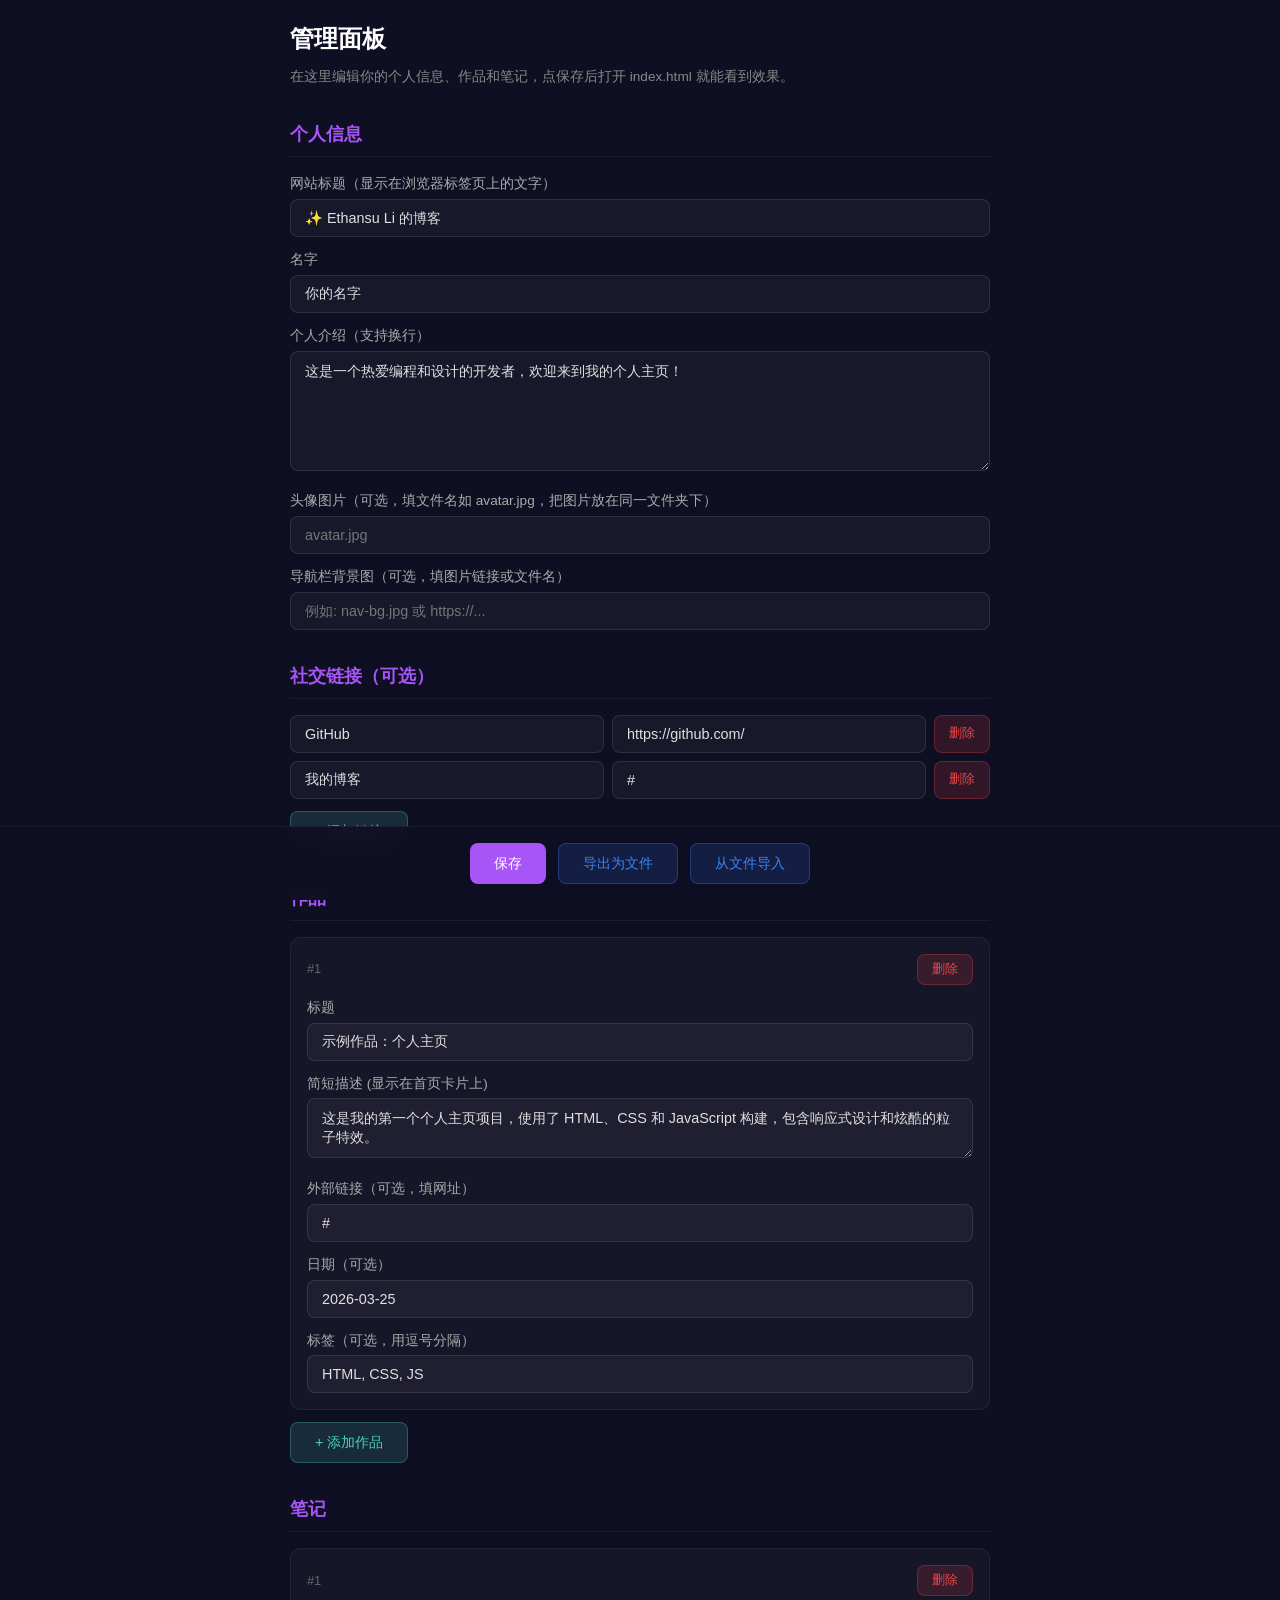
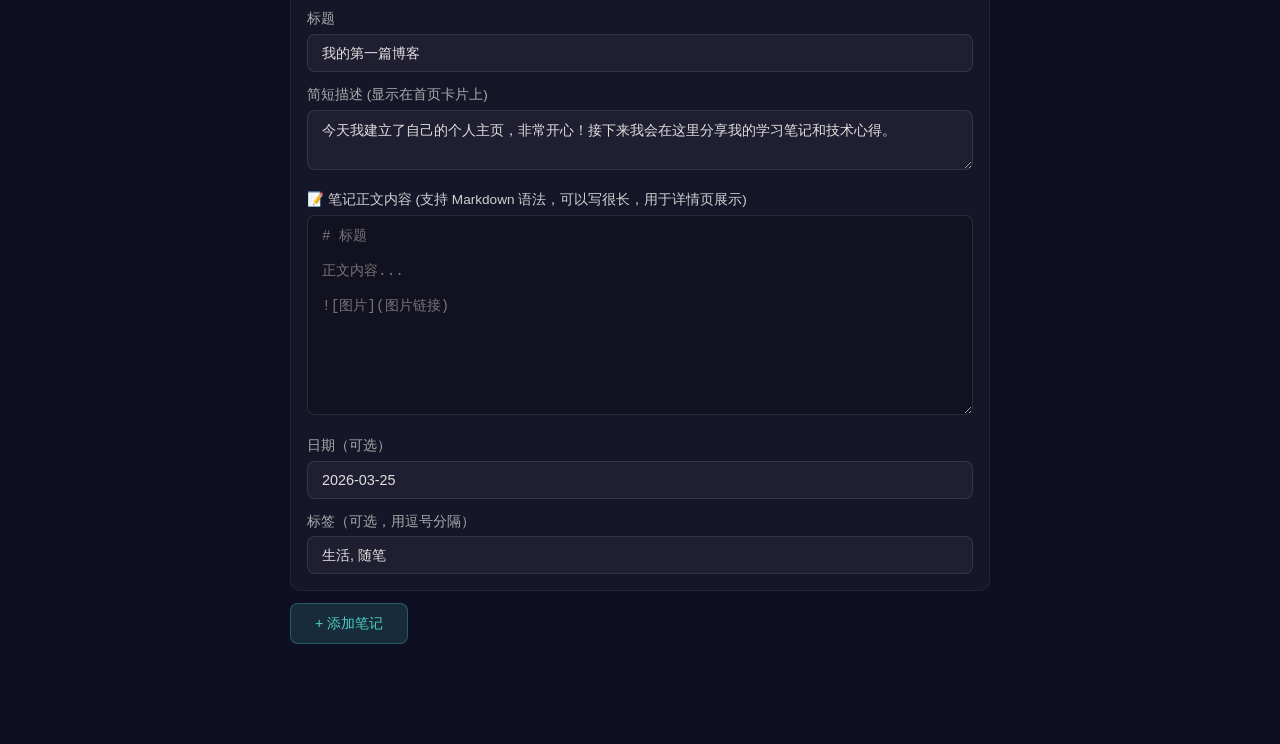
<file: admin.html>
<!DOCTYPE html>
<html lang="zh-CN">
<head>
    <meta charset="UTF-8">
    <meta name="viewport" content="width=device-width, initial-scale=1.0">
    <title>管理面板 - 编辑我的网站</title>
    <style>
        * { margin: 0; padding: 0; box-sizing: border-box; }
        body {
            font-family: -apple-system, BlinkMacSystemFont, "Segoe UI", "PingFang SC", "Microsoft YaHei", sans-serif;
            background: #0f0f23;
            color: #d0d0d0;
            line-height: 1.6;
            padding: 20px;
        }
        .container { max-width: 700px; margin: 0 auto; }
        h1 {
            font-size: 1.5rem;
            color: #fff;
            margin-bottom: 8px;
        }
        .tip {
            font-size: 0.85rem;
            color: #888;
            margin-bottom: 32px;
        }
        h2 {
            font-size: 1.1rem;
            color: #a855f7;
            margin: 32px 0 16px;
            padding-bottom: 8px;
            border-bottom: 1px solid rgba(255,255,255,0.06);
        }
        label {
            display: block;
            font-size: 0.85rem;
            color: #aaa;
            margin-bottom: 4px;
            margin-top: 12px;
        }
        input, textarea {
            width: 100%;
            padding: 10px 14px;
            border: 1px solid rgba(255,255,255,0.1);
            border-radius: 8px;
            background: rgba(255,255,255,0.04);
            color: #e0e0e0;
            font-size: 0.9rem;
            font-family: inherit;
            outline: none;
            transition: border-color 0.3s;
        }
        input:focus, textarea:focus {
            border-color: #a855f7;
        }
        textarea { resize: vertical; min-height: 60px; }

        .btn {
            display: inline-block;
            padding: 10px 24px;
            border: none;
            border-radius: 8px;
            font-size: 0.9rem;
            cursor: pointer;
            font-family: inherit;
            transition: all 0.3s;
        }
        .btn-primary {
            background: #a855f7;
            color: #fff;
        }
        .btn-primary:hover { background: #9333ea; }
        .btn-add {
            background: rgba(78, 205, 196, 0.15);
            color: #4ecdc4;
            border: 1px solid rgba(78, 205, 196, 0.3);
            margin-top: 12px;
        }
        .btn-add:hover { background: rgba(78, 205, 196, 0.25); }
        .btn-danger {
            background: rgba(239, 68, 68, 0.15);
            color: #ef4444;
            border: 1px solid rgba(239, 68, 68, 0.3);
            padding: 6px 14px;
            font-size: 0.8rem;
        }
        .btn-danger:hover { background: rgba(239, 68, 68, 0.25); }
        .btn-export {
            background: rgba(59, 130, 246, 0.15);
            color: #3b82f6;
            border: 1px solid rgba(59, 130, 246, 0.3);
        }
        .btn-export:hover { background: rgba(59, 130, 246, 0.25); }

        .item-card {
            background: rgba(255,255,255,0.03);
            border: 1px solid rgba(255,255,255,0.06);
            border-radius: 10px;
            padding: 16px;
            margin-top: 12px;
            position: relative;
        }
        .item-card .item-header {
            display: flex;
            justify-content: space-between;
            align-items: center;
            margin-bottom: 8px;
        }
        .item-card .item-num {
            font-size: 0.8rem;
            color: #666;
        }

        .link-row {
            display: flex;
            gap: 8px;
            margin-top: 8px;
        }
        .link-row input { flex: 1; }

        .save-bar {
            position: fixed;
            bottom: 0;
            left: 0;
            width: 100%;
            padding: 16px 20px;
            background: rgba(15, 15, 35, 0.95);
            backdrop-filter: blur(10px);
            border-top: 1px solid rgba(255,255,255,0.06);
            display: flex;
            justify-content: center;
            gap: 12px;
            z-index: 100;
        }
        .toast {
            position: fixed;
            top: 20px;
            right: 20px;
            padding: 12px 24px;
            border-radius: 8px;
            font-size: 0.9rem;
            z-index: 200;
            opacity: 0;
            transform: translateY(-10px);
            transition: all 0.3s;
        }
        .toast.show {
            opacity: 1;
            transform: translateY(0);
        }
        .toast-success { background: rgba(78, 205, 196, 0.2); color: #4ecdc4; border: 1px solid rgba(78, 205, 196, 0.3); }
        .toast-info { background: rgba(59, 130, 246, 0.2); color: #3b82f6; border: 1px solid rgba(59, 130, 246, 0.3); }

        .spacer { height: 80px; }
    </style>
</head>
<body>
    <div class="container">
        <h1>管理面板</h1>
        <p class="tip">在这里编辑你的个人信息、作品和笔记，点保存后打开 index.html 就能看到效果。</p>

        <!-- 个人信息 -->
        <h2>个人信息</h2>
        <label>网站标题（显示在浏览器标签页上的文字）</label>
        <input type="text" id="profileSiteTitle" placeholder="✨ Ethansu Li 的博客">

        <label>名字</label>
        <input type="text" id="profileName" placeholder="你的名字">

        <label>个人介绍（支持换行）</label>
        <textarea id="profileBio" placeholder="在这里写下你的个人介绍...可以换行写很多段落哦" style="min-height: 120px;"></textarea>

        <label>头像图片（可选，填文件名如 avatar.jpg，把图片放在同一文件夹下）</label>
        <input type="text" id="profileAvatar" placeholder="avatar.jpg">

        <label>导航栏背景图（可选，填图片链接或文件名）</label>
        <input type="text" id="profileNavBg" placeholder="例如: nav-bg.jpg 或 https://...">

        <h2>社交链接（可选）</h2>
        <div id="linksContainer"></div>
        <button class="btn btn-add" onclick="addLink()">+ 添加链接</button>

        <!-- 作品 -->
        <h2>作品</h2>
        <div id="worksContainer"></div>
        <button class="btn btn-add" onclick="addWork()">+ 添加作品</button>

        <!-- 笔记 -->
        <h2>笔记</h2>
        <div id="notesContainer"></div>
        <button class="btn btn-add" onclick="addNote()">+ 添加笔记</button>

        <div class="spacer"></div>
    </div>

    <!-- 底部操作栏 -->
    <div class="save-bar">
        <button class="btn btn-primary" onclick="saveData()">保存</button>
        <button class="btn btn-export" onclick="exportData()">导出为文件</button>
        <button class="btn btn-export" onclick="importData()">从文件导入</button>
    </div>

    <div class="toast" id="toast"></div>
    <input type="file" id="importFile" accept=".js,.json" style="display:none">

    <script>
        // ========== 数据 ==========
        let data = {
            profile: {
                siteTitle: '✨ Ethansu Li 的博客',
                name: '你的名字',
                bio: '这是一个热爱编程和设计的开发者，欢迎来到我的个人主页！',
                avatar: '',
                navBg: '',
                links: [
                    { label: 'GitHub', url: 'https://github.com/' },
                    { label: '我的博客', url: '#' }
                ]
            },
            works: [
                {
                    title: '示例作品：个人主页',
                    desc: '这是我的第一个个人主页项目，使用了 HTML、CSS 和 JavaScript 构建，包含响应式设计和炫酷的粒子特效。',
                    link: '#',
                    date: '2026-03-25',
                    tags: ['HTML', 'CSS', 'JS']
                }
            ],
            notes: [
                {
                    title: '我的第一篇博客',
                    desc: '今天我建立了自己的个人主页，非常开心！接下来我会在这里分享我的学习笔记和技术心得。',
                    link: '#',
                    date: '2026-03-25',
                    tags: ['生活', '随笔']
                }
            ]
        };

        // 加载已有数据
        function init() {
            try {
                const raw = localStorage.getItem('siteData');
                if (raw) data = JSON.parse(raw);
            } catch(e) {}

            document.getElementById('profileSiteTitle').value = data.profile.siteTitle || '✨ Ethansu Li 的博客';
            document.getElementById('profileName').value = data.profile.name || '';
            document.getElementById('profileBio').value = data.profile.bio || '';
            document.getElementById('profileAvatar').value = data.profile.avatar || '';
            document.getElementById('profileNavBg').value = data.profile.navBg || '';

            renderLinks();
            renderWorks();
            renderNotes();
        }

        // ========== 社交链接 ==========
        function renderLinks() {
            const c = document.getElementById('linksContainer');
            c.innerHTML = '';
            (data.profile.links || []).forEach((link, i) => {
                c.innerHTML += '<div class="link-row">' +
                    '<input type="text" placeholder="名称（如 GitHub）" value="' + esc(link.label) + '" onchange="updateLink(' + i + ',\'label\',this.value)">' +
                    '<input type="text" placeholder="网址" value="' + esc(link.url) + '" onchange="updateLink(' + i + ',\'url\',this.value)">' +
                    '<button class="btn btn-danger" onclick="removeLink(' + i + ')">删除</button>' +
                    '</div>';
            });
        }

        function addLink() {
            if (!data.profile.links) data.profile.links = [];
            data.profile.links.push({ label: '', url: '' });
            renderLinks();
        }

        function updateLink(i, key, val) {
            data.profile.links[i][key] = val;
        }

        function removeLink(i) {
            data.profile.links.splice(i, 1);
            renderLinks();
        }

        // ========== 作品 ==========
        function renderWorks() {
            const c = document.getElementById('worksContainer');
            c.innerHTML = '';
            data.works.forEach((w, i) => {
                c.innerHTML += itemCard('work', i, w);
            });
        }

        function addWork() {
            data.works.push({ title: '', desc: '', link: '', date: '', tags: [] });
            renderWorks();
        }

        function removeWork(i) {
            data.works.splice(i, 1);
            renderWorks();
        }

        function updateWork(i, key, val) {
            if (key === 'tags') {
                data.works[i].tags = val.split(/[,，、\s]+/).filter(Boolean);
            } else {
                data.works[i][key] = val;
            }
        }

        // ========== 笔记 ==========
        function renderNotes() {
            const c = document.getElementById('notesContainer');
            c.innerHTML = '';
            data.notes.forEach((n, i) => {
                c.innerHTML += itemCard('note', i, n);
            });
        }

        function addNote() {
            data.notes.push({ title: '', desc: '', link: '', date: '', tags: [], content: '' });
            renderNotes();
        }

        function removeNote(i) {
            data.notes.splice(i, 1);
            renderNotes();
        }

        function updateNote(i, key, val) {
            if (key === 'tags') {
                data.notes[i].tags = val.split(/[,，、\s]+/).filter(Boolean);
            } else {
                data.notes[i][key] = val;
            }
        }

        // ========== 通用卡片模板 ==========
        function itemCard(type, i, item) {
            const fn = type === 'work' ? 'Work' : 'Note';
            let html = '<div class="item-card">' +
                '<div class="item-header">' +
                    '<span class="item-num">#' + (i + 1) + '</span>' +
                    '<button class="btn btn-danger" onclick="remove' + fn + '(' + i + ')">删除</button>' +
                '</div>' +
                '<label>标题</label>' +
                '<input type="text" value="' + esc(item.title) + '" onchange="update' + fn + '(' + i + ',\'title\',this.value)">' +
                '<label>简短描述 (显示在首页卡片上)</label>' +
                '<textarea onchange="update' + fn + '(' + i + ',\'desc\',this.value)">' + esc(item.desc) + '</textarea>';
                
            // 如果是笔记，增加长篇内容输入框
            if (type === 'note') {
                html += '<label style="color: var(--accent);">📝 笔记正文内容 (支持 Markdown 语法，可以写很长，用于详情页展示)</label>' +
                '<textarea style="min-height: 200px; font-family: monospace; background: rgba(0,0,0,0.2);" placeholder="# 标题\n\n正文内容...\n\n![图片](图片链接)" onchange="update' + fn + '(' + i + ',\'content\',this.value)">' + esc(item.content || '') + '</textarea>';
            } else {
                html += '<label>外部链接（可选，填网址）</label>' +
                '<input type="text" value="' + esc(item.link) + '" onchange="update' + fn + '(' + i + ',\'link\',this.value)">';
            }
                
            html += '<label>日期（可选）</label>' +
                '<input type="text" value="' + esc(item.date) + '" placeholder="2026-03-25" onchange="update' + fn + '(' + i + ',\'date\',this.value)">' +
                '<label>标签（可选，用逗号分隔）</label>' +
                '<input type="text" value="' + esc((item.tags || []).join(', ')) + '" onchange="update' + fn + '(' + i + ',\'tags\',this.value)">' +
                '</div>';
            return html;
        }

        // ========== 保存 / 导出 / 导入 ==========
        function saveData() {
            // 先从输入框收集最新的 profile 数据
            data.profile.siteTitle = document.getElementById('profileSiteTitle').value;
            data.profile.name = document.getElementById('profileName').value;
            data.profile.bio = document.getElementById('profileBio').value;
            data.profile.avatar = document.getElementById('profileAvatar').value;
            data.profile.navBg = document.getElementById('profileNavBg').value;

            localStorage.setItem('siteData', JSON.stringify(data));
            showToast('已保存！打开 index.html 查看效果', 'success');
        }

        function exportData() {
            saveData();
            // 改为导出 config.js，这样能 100% 解决 GitHub Pages 读取不到数据的问题
            const fileContent = 'window.SITE_DATA = ' + JSON.stringify(data, null, 2) + ';';
            const blob = new Blob([fileContent], { type: 'application/javascript' });
            const a = document.createElement('a');
            a.href = URL.createObjectURL(blob);
            a.download = 'config.js';
            a.click();
            URL.revokeObjectURL(a.href);
            showToast('已导出 config.js', 'info');
        }

        function importData() {
            document.getElementById('importFile').click();
        }

        document.getElementById('importFile').addEventListener('change', function(e) {
            const file = e.target.files[0];
            if (!file) return;
            const reader = new FileReader();
            reader.onload = function(ev) {
                try {
                    let text = ev.target.result;
                    // 兼容读取 config.js 或者旧的 site-data.json
                    if (text.indexOf('window.SITE_DATA =') !== -1) {
                        text = text.replace('window.SITE_DATA =', '').trim();
                        if (text.endsWith(';')) text = text.slice(0, -1);
                    }
                    data = JSON.parse(text);
                    localStorage.setItem('siteData', JSON.stringify(data));
                    init();
                    showToast('导入成功！', 'success');
                } catch(err) {
                    showToast('文件格式错误', 'info');
                }
            };
            reader.readAsText(file);
            e.target.value = '';
        });

        // ========== 工具 ==========
        function esc(str) {
            if (!str) return '';
            return String(str).replace(/&/g,'&amp;').replace(/"/g,'&quot;').replace(/</g,'&lt;').replace(/>/g,'&gt;');
        }

        function showToast(msg, type) {
            const t = document.getElementById('toast');
            t.textContent = msg;
            t.className = 'toast toast-' + type + ' show';
            setTimeout(() => t.classList.remove('show'), 2500);
        }

        init();
    </script>
</body>
</html>
</file>
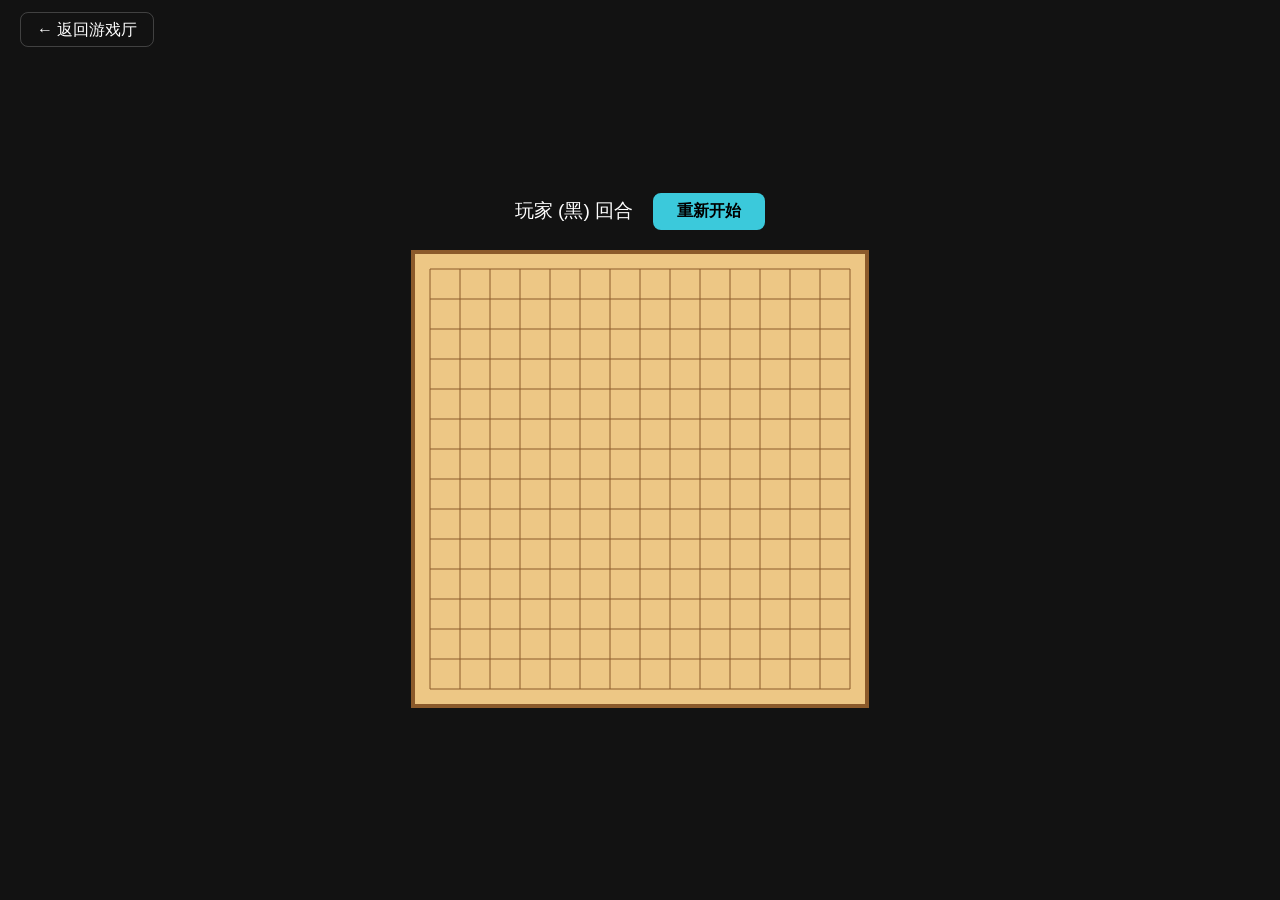
<file: game-gomoku.html>
<!DOCTYPE html>
<html lang="zh-CN">
<head>
    <meta charset="UTF-8">
    <meta name="viewport" content="width=device-width, initial-scale=1.0">
    <title>五子棋 - 哈基米游戏厅</title>
    <style>
        :root { --bg-dark: #121212; --accent: #3bc9db; }
        body { margin: 0; display: flex; flex-direction: column; align-items: center; justify-content: center; height: 100vh; background: var(--bg-dark); color: #fff; font-family: sans-serif; }
        .nav { position: absolute; top: 20px; left: 20px; }
        .nav a { color: #fff; text-decoration: none; padding: 8px 16px; border: 1px solid rgba(255,255,255,0.2); border-radius: 8px; }
        .nav a:hover { background: rgba(255,255,255,0.1); }
        
        .header { margin-bottom: 20px; font-size: 1.2rem; display: flex; gap: 20px; align-items: center;}
        #board { background: #edc785; border: 4px solid #8b5a2b; position: relative; cursor: crosshair; }
        .cell { position: absolute; width: 30px; height: 30px; transform: translate(-50%, -50%); border-radius: 50%; box-shadow: 2px 2px 4px rgba(0,0,0,0.4); display: none; }
        .cell.black { background: radial-gradient(circle at 10px 10px, #666, #000); display: block; }
        .cell.white { background: radial-gradient(circle at 10px 10px, #fff, #ccc); display: block; }
        
        .btn { padding: 8px 24px; font-size: 1rem; background: var(--accent); color: #000; border: none; border-radius: 8px; cursor: pointer; font-weight: bold;}
        .btn:hover { opacity: 0.8; }
    </style>
</head>
<body>
    <div class="nav"><a href="games.html">← 返回游戏厅</a></div>
    
    <div class="header">
        <span id="status">玩家 (黑) 回合</span>
        <button class="btn" onclick="init()">重新开始</button>
    </div>
    
    <div id="board" style="width: 450px; height: 450px;">
        <canvas id="gridCanvas" width="450" height="450" style="position:absolute; top:0; left:0; pointer-events:none;"></canvas>
        <div id="pieces"></div>
    </div>

    <script>
        const size = 15;
        const cellSize = 30;
        let board = [];
        let isPlayerTurn = true;
        let isGameOver = false;

        function drawGrid() {
            const canvas = document.getElementById('gridCanvas');
            const ctx = canvas.getContext('2d');
            ctx.clearRect(0,0,canvas.width,canvas.height);
            ctx.beginPath();
            ctx.strokeStyle = '#8b5a2b';
            for(let i=0; i<size; i++) {
                ctx.moveTo(15 + i*cellSize, 15); ctx.lineTo(15 + i*cellSize, 435);
                ctx.moveTo(15, 15 + i*cellSize); ctx.lineTo(435, 15 + i*cellSize);
            }
            ctx.stroke();
        }

        function init() {
            board = Array(size).fill(0).map(()=>Array(size).fill(0));
            document.getElementById('pieces').innerHTML = '';
            isPlayerTurn = true;
            isGameOver = false;
            document.getElementById('status').textContent = '玩家 (黑) 回合';
            drawGrid();
        }

        document.getElementById('board').addEventListener('click', (e) => {
            if(isGameOver || !isPlayerTurn) return;
            const rect = e.target.getBoundingClientRect();
            const x = e.clientX - rect.left;
            const y = e.clientY - rect.top;
            const c = Math.round((x - 15) / cellSize);
            const r = Math.round((y - 15) / cellSize);
            
            if(r>=0 && r<size && c>=0 && c<size && board[r][c] === 0) {
                placePiece(r, c, 1);
                if(checkWin(r, c, 1)) {
                    endGame('玩家赢了！🎉');
                } else {
                    isPlayerTurn = false;
                    document.getElementById('status').textContent = 'AI 思考中...';
                    setTimeout(aiMove, 300);
                }
            }
        });

        function placePiece(r, c, player) {
            board[r][c] = player;
            const piece = document.createElement('div');
            piece.className = 'cell ' + (player === 1 ? 'black' : 'white');
            piece.style.left = (15 + c * cellSize) + 'px';
            piece.style.top = (15 + r * cellSize) + 'px';
            document.getElementById('pieces').appendChild(piece);
        }

        function checkWin(r, c, player) {
            const dirs = [[1,0], [0,1], [1,1], [1,-1]];
            for(let [dr, dc] of dirs) {
                let count = 1;
                for(let i=1; i<=4; i++) {
                    let nr = r + dr*i, nc = c + dc*i;
                    if(nr>=0 && nr<size && nc>=0 && nc<size && board[nr][nc] === player) count++; else break;
                }
                for(let i=1; i<=4; i++) {
                    let nr = r - dr*i, nc = c - dc*i;
                    if(nr>=0 && nr<size && nc>=0 && nc<size && board[nr][nc] === player) count++; else break;
                }
                if(count >= 5) return true;
            }
            return false;
        }

        function endGame(msg) {
            isGameOver = true;
            document.getElementById('status').textContent = msg;
            setTimeout(()=>alert(msg), 100);
        }

        // 极简贪心AI
        function aiMove() {
            if(isGameOver) return;
            let bestScore = -1, bestMoves = [];
            for(let r=0; r<size; r++) {
                for(let c=0; c<size; c++) {
                    if(board[r][c] === 0) {
                        let score = evaluate(r, c, 2) * 1.1 + evaluate(r, c, 1); // 略微偏向进攻
                        if(score > bestScore) {
                            bestScore = score;
                            bestMoves = [[r, c]];
                        } else if(score === bestScore) {
                            bestMoves.push([r, c]);
                        }
                    }
                }
            }
            if(bestMoves.length > 0) {
                const [r, c] = bestMoves[Math.floor(Math.random()*bestMoves.length)];
                placePiece(r, c, 2);
                if(checkWin(r, c, 2)) {
                    endGame('AI 赢了！🤖');
                } else {
                    isPlayerTurn = true;
                    document.getElementById('status').textContent = '玩家 (黑) 回合';
                }
            }
        }

        function evaluate(r, c, player) {
            let total = 0;
            const dirs = [[1,0], [0,1], [1,1], [1,-1]];
            for(let [dr, dc] of dirs) {
                let count = 1, block = 0;
                for(let i=1; i<=4; i++) {
                    let nr = r + dr*i, nc = c + dc*i;
                    if(nr<0 || nr>=size || nc<0 || nc>=size || board[nr][nc] === (3-player)) { block++; break; }
                    if(board[nr][nc] === player) count++; else break;
                }
                for(let i=1; i<=4; i++) {
                    let nr = r - dr*i, nc = c - dc*i;
                    if(nr<0 || nr>=size || nc<0 || nc>=size || board[nr][nc] === (3-player)) { block++; break; }
                    if(board[nr][nc] === player) count++; else break;
                }
                if(block === 2 && count < 5) continue;
                if(count >= 5) return 100000;
                if(count === 4 && block === 0) total += 10000;
                if(count === 4 && block === 1) total += 1000;
                if(count === 3 && block === 0) total += 1000;
                if(count === 3 && block === 1) total += 100;
                if(count === 2 && block === 0) total += 100;
            }
            return total;
        }

        init();
    </script>
</body>
</html>
</file>
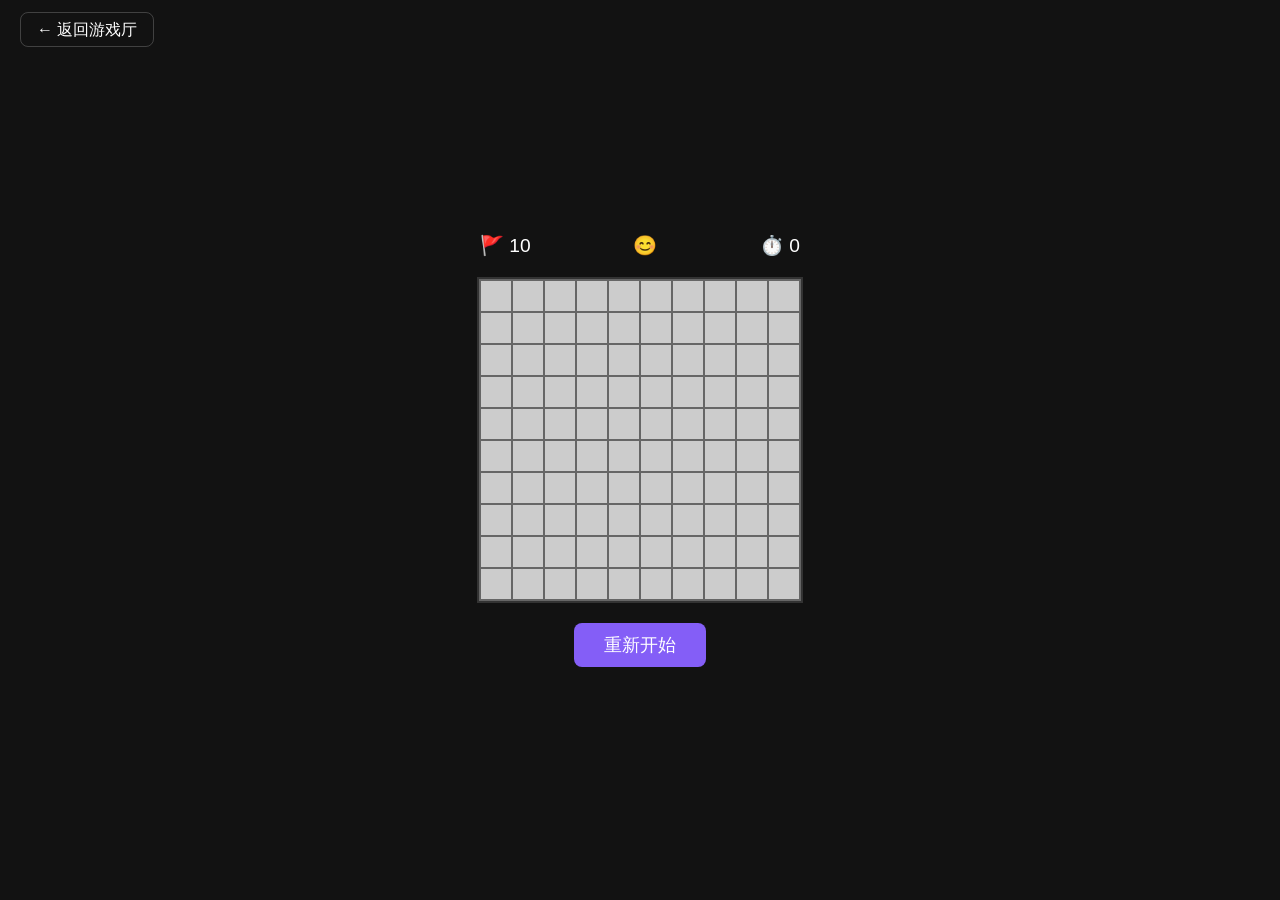
<file: game-minesweeper.html>
<!DOCTYPE html>
<html lang="zh-CN">
<head>
    <meta charset="UTF-8">
    <meta name="viewport" content="width=device-width, initial-scale=1.0">
    <title>扫雷 - 哈基米游戏厅</title>
    <style>
        :root { --bg-dark: #121212; --accent: #845ef7; }
        body { margin: 0; display: flex; flex-direction: column; align-items: center; justify-content: center; height: 100vh; background: var(--bg-dark); color: #fff; font-family: sans-serif; }
        .nav { position: absolute; top: 20px; left: 20px; }
        .nav a { color: #fff; text-decoration: none; padding: 8px 16px; border: 1px solid rgba(255,255,255,0.2); border-radius: 8px; }
        .nav a:hover { background: rgba(255,255,255,0.1); }
        
        .header { display: flex; justify-content: space-between; width: 320px; margin-bottom: 20px; font-size: 1.2rem; }
        .grid { display: grid; gap: 2px; background: #666; border: 2px solid #333; padding: 2px; }
        .cell { width: 30px; height: 30px; background: #ccc; display: flex; align-items: center; justify-content: center; font-weight: bold; cursor: pointer; color: #000; user-select: none; }
        .cell:hover { background: #ddd; }
        .cell.revealed { background: #eee; cursor: default; }
        .cell.mine { background: #ff4757; color: white; }
        .cell.flag { background: #ffd43b; }
        
        .btn { margin-top: 20px; padding: 10px 30px; font-size: 1.1rem; background: var(--accent); color: #fff; border: none; border-radius: 8px; cursor: pointer; }
        .btn:hover { opacity: 0.8; }
    </style>
</head>
<body>
    <div class="nav"><a href="games.html">← 返回游戏厅</a></div>
    
    <div class="header">
        <span>🚩 <span id="flagCount">10</span></span>
        <span id="status">😊</span>
        <span>⏱️ <span id="time">0</span></span>
    </div>
    
    <div class="grid" id="grid"></div>
    <button class="btn" onclick="init()">重新开始</button>

    <script>
        const rows = 10, cols = 10, minesCount = 10;
        let grid = [], flags = 0, revealed = 0, timer, time = 0, isGameOver = false, firstClick = true;
        const gridEl = document.getElementById('grid');
        gridEl.style.gridTemplateColumns = `repeat(${cols}, 30px)`;

        function init() {
            gridEl.innerHTML = '';
            grid = []; flags = minesCount; revealed = 0; time = 0; isGameOver = false; firstClick = true;
            document.getElementById('flagCount').textContent = flags;
            document.getElementById('status').textContent = '😊';
            document.getElementById('time').textContent = time;
            if(timer) clearInterval(timer);

            for(let r=0; r<rows; r++) {
                grid[r] = [];
                for(let c=0; c<cols; c++) {
                    const cell = document.createElement('div');
                    cell.className = 'cell';
                    cell.dataset.r = r; cell.dataset.c = c;
                    cell.addEventListener('click', () => clickCell(r, c));
                    cell.addEventListener('contextmenu', (e) => { e.preventDefault(); toggleFlag(r, c); });
                    gridEl.appendChild(cell);
                    grid[r][c] = { mine: false, revealed: false, flag: false, count: 0, el: cell };
                }
            }
        }

        function placeMines(firstR, firstC) {
            let placed = 0;
            while(placed < minesCount) {
                let r = Math.floor(Math.random() * rows);
                let c = Math.floor(Math.random() * cols);
                // 确保第一次点击及其周围没有地雷
                if(!grid[r][c].mine && Math.abs(r-firstR)>1 && Math.abs(c-firstC)>1) {
                    grid[r][c].mine = true;
                    placed++;
                }
            }
            // 计算数字
            for(let r=0; r<rows; r++) {
                for(let c=0; c<cols; c++) {
                    if(!grid[r][c].mine) {
                        let cnt = 0;
                        for(let dr=-1; dr<=1; dr++) {
                            for(let dc=-1; dc<=1; dc++) {
                                if(r+dr>=0 && r+dr<rows && c+dc>=0 && c+dc<cols && grid[r+dr][c+dc].mine) cnt++;
                            }
                        }
                        grid[r][c].count = cnt;
                    }
                }
            }
        }

        function clickCell(r, c) {
            if(isGameOver || grid[r][c].revealed || grid[r][c].flag) return;
            
            if(firstClick) {
                firstClick = false;
                placeMines(r, c);
                timer = setInterval(() => { time++; document.getElementById('time').textContent = time; }, 1000);
            }

            if(grid[r][c].mine) {
                gameOver(false);
            } else {
                reveal(r, c);
                if(revealed === rows * cols - minesCount) gameOver(true);
            }
        }

        function reveal(r, c) {
            if(r<0 || r>=rows || c<0 || c>=cols || grid[r][c].revealed || grid[r][c].flag) return;
            grid[r][c].revealed = true;
            revealed++;
            const el = grid[r][c].el;
            el.classList.add('revealed');
            if(grid[r][c].count > 0) {
                el.textContent = grid[r][c].count;
                const colors = ['','blue','green','red','purple','maroon','turquoise','black','gray'];
                el.style.color = colors[grid[r][c].count];
            } else {
                for(let dr=-1; dr<=1; dr++) {
                    for(let dc=-1; dc<=1; dc++) reveal(r+dr, c+dc);
                }
            }
        }

        function toggleFlag(r, c) {
            if(isGameOver || grid[r][c].revealed) return;
            if(!grid[r][c].flag && flags > 0) {
                grid[r][c].flag = true; flags--;
                grid[r][c].el.classList.add('flag');
                grid[r][c].el.textContent = '🚩';
            } else if(grid[r][c].flag) {
                grid[r][c].flag = false; flags++;
                grid[r][c].el.classList.remove('flag');
                grid[r][c].el.textContent = '';
            }
            document.getElementById('flagCount').textContent = flags;
        }

        function gameOver(win) {
            isGameOver = true;
            clearInterval(timer);
            document.getElementById('status').textContent = win ? '😎' : '😵';
            for(let r=0; r<rows; r++) {
                for(let c=0; c<cols; c++) {
                    if(grid[r][c].mine) {
                        grid[r][c].el.classList.add('mine');
                        grid[r][c].el.textContent = '💣';
                    }
                }
            }
            setTimeout(() => alert(win ? '你赢了！' : '游戏结束！踩到雷了'), 100);
        }

        init();
    </script>
</body>
</html>
</file>
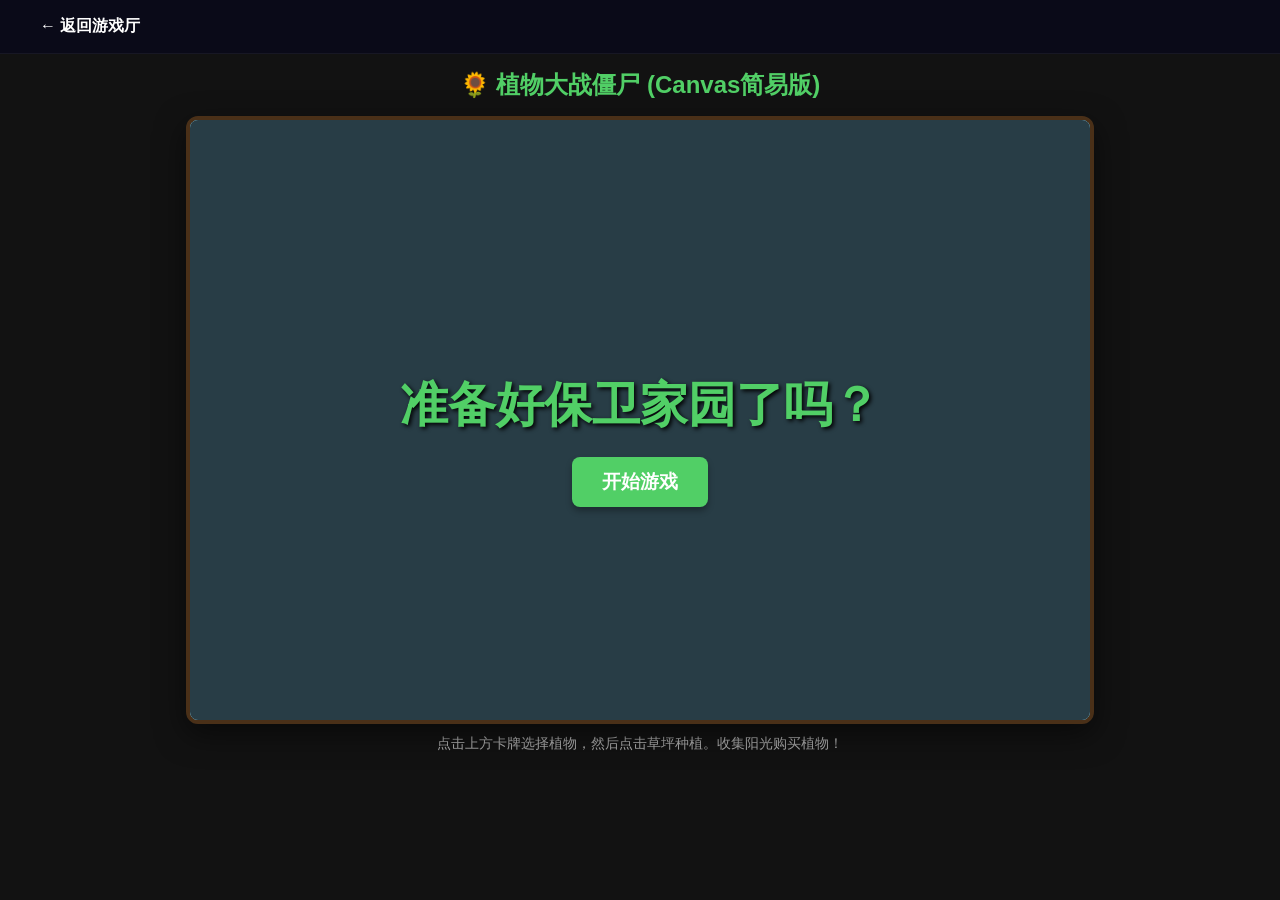
<file: game-pvz.html>
<!DOCTYPE html>
<html lang="zh-CN">
<head>
    <meta charset="UTF-8">
    <meta name="viewport" content="width=device-width, initial-scale=1.0">
    <title>植物大战僵尸 - MySpace</title>
    <style>
        :root {
            --bg-dark: #121212;
            --text-main: #f0f0f0;
            --accent: #51cf66;
        }
        body {
            margin: 0; padding: 0;
            font-family: -apple-system, BlinkMacSystemFont, "Segoe UI", sans-serif;
            background: var(--bg-dark);
            color: var(--text-main);
            min-height: 100vh;
            display: flex;
            flex-direction: column;
            align-items: center;
        }
        .navbar {
            width: 100%;
            padding: 16px 40px;
            background: rgba(10, 10, 26, 0.85);
            backdrop-filter: blur(12px);
            border-bottom: 1px solid rgba(255, 255, 255, 0.05);
            box-sizing: border-box;
        }
        .navbar a { color: #fff; text-decoration: none; font-weight: bold; }
        
        h1 { margin: 15px 0 5px; color: var(--accent); font-size: 1.5rem; }
        
        .game-container {
            position: relative;
            margin-top: 10px;
            background: #87CEEB; /* 天空蓝底色 */
            border-radius: 12px;
            box-shadow: 0 10px 30px rgba(0,0,0,0.5);
            overflow: hidden;
            border: 4px solid #4a3018;
        }
        
        canvas {
            display: block;
            cursor: pointer;
        }

        .overlay {
            position: absolute;
            top: 0; left: 0; right: 0; bottom: 0;
            background: rgba(0,0,0,0.7);
            display: flex;
            flex-direction: column;
            align-items: center;
            justify-content: center;
            z-index: 10;
        }
        .overlay.hidden { display: none; }
        
        .overlay h2 { font-size: 3rem; color: #ff4d4d; margin-bottom: 20px; text-shadow: 2px 2px 4px #000; }
        
        button {
            background: var(--accent);
            color: #fff;
            border: none;
            padding: 12px 30px;
            border-radius: 8px;
            cursor: pointer;
            font-size: 1.2rem;
            font-weight: bold;
            transition: all 0.3s;
            box-shadow: 0 4px 6px rgba(0,0,0,0.3);
        }
        button:hover { background: #40c057; transform: translateY(-2px); }

        .hint { margin-top: 10px; color: #aaa; font-size: 0.9rem; text-align: center;}
    </style>
</head>
<body>
    <nav class="navbar">
        <a href="games.html">← 返回游戏厅</a>
    </nav>

    <h1>🌻 植物大战僵尸 (Canvas简易版)</h1>

    <div class="game-container">
        <canvas id="gameCanvas" width="900" height="600"></canvas>
        <div id="gameOverOverlay" class="overlay hidden">
            <h2>僵尸吃掉了你的脑子！</h2>
            <button onclick="startGame()">重新开始</button>
        </div>
        <div id="startOverlay" class="overlay">
            <h2 style="color: #51cf66;">准备好保卫家园了吗？</h2>
            <button onclick="startGame()">开始游戏</button>
        </div>
    </div>
    
    <div class="hint">点击上方卡牌选择植物，然后点击草坪种植。收集阳光购买植物！</div>

    <script>
        const canvas = document.getElementById('gameCanvas');
        const ctx = canvas.getContext('2d');
        const startOverlay = document.getElementById('startOverlay');
        const gameOverOverlay = document.getElementById('gameOverOverlay');

        // 常量设置
        const CELL_W = 80;
        const CELL_H = 100;
        const ROWS = 5;
        const COLS = 9;
        const OFFSET_X = 140; // 左侧留出空间给除草机
        const OFFSET_Y = 85;  // 上方留出空间给卡槽

        // 游戏状态
        let sunCount = 50;
        let plants = [];
        let zombies = [];
        let peas = [];
        let suns = [];
        let mowers = [];
        let particles = []; // 用于樱桃炸弹爆炸效果
        let frameCount = 0;
        let score = 0;
        let gameOver = false;
        let isPlaying = false;
        let nextZombieFrame = 1500;
        let zombieSpawnRate = 1800;

        // 植物卡牌配置
        const seedBank = [
            { type: 'sunflower', name: '向日葵', cost: 50, cdMax: 450, cdTimer: 0, emoji: '🌻', color: '#ffd43b' },
            { type: 'peashooter', name: '豌豆射手', cost: 100, cdMax: 450, cdTimer: 0, emoji: '🌱', color: '#51cf66' },
            { type: 'wallnut', name: '坚果墙', cost: 50, cdMax: 1800, cdTimer: 0, emoji: '🥔', color: '#d9480f' },
            { type: 'cherrybomb', name: '樱桃炸弹', cost: 150, cdMax: 2400, cdTimer: 0, emoji: '🍒', color: '#fa5252' }
        ];
        let selectedCard = null; // 当前选中的卡牌索引

        // 初始化游戏
        function startGame() {
            sunCount = 50;
            plants = [];
            zombies = [];
            peas = [];
            suns = [];
            mowers = [];
            particles = [];
            frameCount = 0;
            score = 0;
            gameOver = false;
            isPlaying = true;
            nextZombieFrame = 1500; // 25秒后出第一个僵尸 (假设60fps)
            zombieSpawnRate = 1800; // 初始30秒出一个僵尸
            selectedCard = null;

            // 重置卡槽CD
            seedBank.forEach(s => s.cdTimer = 0);

            // 初始化除草机
            for (let r = 0; r < ROWS; r++) {
                mowers.push({ row: r, x: OFFSET_X - 60, y: OFFSET_Y + r * CELL_H + 40, active: false, used: false });
            }

            startOverlay.classList.add('hidden');
            gameOverOverlay.classList.add('hidden');
            
            requestAnimationFrame(gameLoop);
        }

        // 游戏主循环
        function gameLoop() {
            if (!isPlaying) return;

            update();
            draw();

            if (!gameOver) {
                requestAnimationFrame(gameLoop);
            } else {
                gameOverOverlay.classList.remove('hidden');
            }
        }

        // --- 核心逻辑更新 ---
        function update() {
            frameCount++;

            // 卡槽CD冷却
            seedBank.forEach(seed => {
                if (seed.cdTimer > 0) seed.cdTimer--;
            });

            // 1. 自然掉落阳光 (大约每20秒一个，第一次在10秒时掉落)
            if (frameCount % 1200 === 600) {
                let tx = OFFSET_X + Math.random() * (COLS * CELL_W - 50);
                let ty = OFFSET_Y + 100 + Math.random() * (ROWS * CELL_H - 100);
                suns.push({ x: tx, y: -50, targetY: ty, life: 600, vy: 2, value: 25 });
            }

            // 2. 更新阳光
            for (let i = suns.length - 1; i >= 0; i--) {
                let s = suns[i];
                if (s.y < s.targetY) {
                    s.y += s.vy;
                } else {
                    s.life--;
                    if (s.life <= 0) {
                        suns.splice(i, 1);
                        continue;
                    }
                }
            }

            // 3. 更新植物 (产阳光、射击、爆炸)
            for (let i = plants.length - 1; i >= 0; i--) {
                let p = plants[i];
                if (p.hp <= 0) {
                    plants.splice(i, 1);
                    continue;
                }
                
                p.timer++;

                if (p.type === 'sunflower') {
                    if (p.timer >= 1440) { // 每24秒产一次阳光
                        suns.push({
                            x: p.x + CELL_W/2 - 15 + Math.random()*30, 
                            y: p.y + CELL_H/2, 
                            targetY: p.y + CELL_H - 20, 
                            life: 600, vy: 1, value: 25
                        });
                        p.timer = 0;
                    }
                } else if (p.type === 'peashooter') {
                    // 检测本行右侧是否有僵尸
                    let hasZombie = zombies.some(z => z.row === p.row && z.x > p.x && z.x < canvas.width);
                    if (hasZombie && p.timer >= 90) { // 1.5秒射一次
                        peas.push({ x: p.x + CELL_W - 20, y: p.y + 25, row: p.row, speed: 5, damage: 20 });
                        p.timer = 0;
                    }
                } else if (p.type === 'cherrybomb') {
                    if (p.timer >= 60) { // 1秒后爆炸
                        // 3x3 范围伤害
                        zombies.forEach(z => {
                            if (Math.abs(z.row - p.row) <= 1 && Math.abs((z.x + 30) - (p.x + CELL_W/2)) <= CELL_W * 1.5) {
                                z.hp -= 1800; // 秒杀普通和路障，能炸死铁桶
                            }
                        });
                        // 爆炸特效
                        particles.push({ x: p.x + CELL_W/2, y: p.y + CELL_H/2, life: 30, maxLife: 30 });
                        p.hp = 0; // 炸完消失
                    }
                }
            }

            // 4. 更新子弹
            for (let i = peas.length - 1; i >= 0; i--) {
                let pea = peas[i];
                pea.x += pea.speed;
                let hit = false;
                
                // 碰撞检测 (找到同一行最前面的僵尸)
                let target = null;
                for (let z of zombies) {
                    if (z.row === pea.row && z.x < pea.x + 10 && z.x + 40 > pea.x && z.hp > 0) {
                        target = z;
                        break;
                    }
                }

                if (target) {
                    target.hp -= pea.damage;
                    hit = true;
                    // 受击闪烁效果(简单处理，通过修改颜色或缩放，这里略过复杂动画，直接扣血)
                }

                if (hit || pea.x > canvas.width) {
                    peas.splice(i, 1);
                }
            }

            // 5. 更新僵尸
            if (frameCount >= nextZombieFrame) {
                spawnZombie();
                // 难度递增，每次出怪减少1帧间隔，最快10秒一个怪
                zombieSpawnRate = Math.max(600, zombieSpawnRate - 1);
                nextZombieFrame = frameCount + zombieSpawnRate;
            }

            for (let i = zombies.length - 1; i >= 0; i--) {
                let z = zombies[i];
                if (z.hp <= 0) {
                    zombies.splice(i, 1);
                    score += 10;
                    continue;
                }

                // 吃植物检测
                let eating = false;
                for (let p of plants) {
                    if (p.row === z.row && Math.abs(p.x - z.x) < 40) {
                        eating = true;
                        p.hp -= 0.5; // 僵尸每帧造成 0.5 伤害 (30 DPS)
                        break;
                    }
                }

                z.isEating = eating;
                if (!eating) {
                    z.x -= z.speed;
                }

                // 进屋判定
                if (z.x < OFFSET_X - CELL_W) {
                    gameOver = true;
                }
            }

            // 6. 更新除草机
            for (let m of mowers) {
                if (m.used) continue;
                if (!m.active) {
                    // 触发检测
                    let trigger = zombies.some(z => z.row === m.row && z.x < m.x + 40);
                    if (trigger) m.active = true;
                } else {
                    m.x += 8;
                    // 秒杀碰到的僵尸
                    zombies.forEach(z => {
                        if (z.row === m.row && z.x < m.x + 50 && z.x > m.x - 20) {
                            z.hp = 0;
                        }
                    });
                    if (m.x > canvas.width) m.used = true;
                }
            }

            // 7. 更新爆炸粒子
            for (let i = particles.length - 1; i >= 0; i--) {
                particles[i].life--;
                if (particles[i].life <= 0) particles.splice(i, 1);
            }
        }

        function spawnZombie() {
            let row = Math.floor(Math.random() * ROWS);
            let type = 'basic';
            let r = Math.random();
            // 随时间增加高级僵尸概率
            if (frameCount > 3600) { // 1分钟后
                if (r < 0.2) type = 'bucket';
                else if (r < 0.5) type = 'cone';
            } else if (frameCount > 1800) { // 30秒后
                if (r < 0.3) type = 'cone';
            }

            let hp = 200, speed = 0.15; // 进一步降低基础速度
            if (type === 'cone') hp = 560;
            if (type === 'bucket') hp = 1300;
            
            // 稍微随机化速度
            speed += (Math.random() - 0.5) * 0.02;

            zombies.push({
                row: row,
                x: canvas.width,
                y: OFFSET_Y + row * CELL_H,
                hp: hp,
                maxHp: hp,
                speed: speed,
                type: type,
                isEating: false
            });
        }

        // --- 渲染逻辑 ---
        function draw() {
            // 清空画布
            ctx.clearRect(0, 0, canvas.width, canvas.height);

            // 1. 画草坪 (深浅绿交替)
            for (let r = 0; r < ROWS; r++) {
                for (let c = 0; c < COLS; c++) {
                    ctx.fillStyle = (r + c) % 2 === 0 ? '#4caf50' : '#388e3c';
                    ctx.fillRect(OFFSET_X + c * CELL_W, OFFSET_Y + r * CELL_H, CELL_W, CELL_H);
                }
            }
            // 画房子边缘 (左侧)
            ctx.fillStyle = '#5c4033';
            ctx.fillRect(0, OFFSET_Y, OFFSET_X, ROWS * CELL_H);
            ctx.fillStyle = '#8b5a2b';
            ctx.fillRect(OFFSET_X - 10, OFFSET_Y, 10, ROWS * CELL_H);

            // 2. 画除草机
            ctx.font = '35px Arial';
            ctx.textAlign = 'center';
            ctx.textBaseline = 'middle';
            for (let m of mowers) {
                if (!m.used) {
                    ctx.fillText('🚜', m.x + 30, m.y);
                }
            }

            // 3. 画植物
            for (let p of plants) {
                // 如果是樱桃炸弹，爆炸前变大
                if (p.type === 'cherrybomb') {
                    let scale = 1 + (p.timer / 60) * 0.5;
                    ctx.font = Math.floor(40 * scale) + 'px Arial';
                } else {
                    ctx.font = '40px Arial';
                }
                
                // 植物受损提示 (闪烁或变透明)
                if (p.hp < p.maxHp * 0.3) ctx.globalAlpha = 0.6;
                ctx.fillText(getPlantEmoji(p.type), p.x + CELL_W/2, p.y + CELL_H/2);
                ctx.globalAlpha = 1.0;

                // 坚果墙画个血条
                if (p.type === 'wallnut' && p.hp < p.maxHp) {
                    ctx.fillStyle = 'rgba(0,0,0,0.5)';
                    ctx.fillRect(p.x + 10, p.y + CELL_H - 15, CELL_W - 20, 6);
                    ctx.fillStyle = p.hp > p.maxHp/2 ? '#51cf66' : '#fa5252';
                    ctx.fillRect(p.x + 10, p.y + CELL_H - 15, (CELL_W - 20) * (p.hp / p.maxHp), 6);
                }
            }

            // 4. 画僵尸
            for (let z of zombies) {
                ctx.font = '40px Arial';
                // 僵尸走动时的轻微上下抖动
                let yOffset = z.isEating ? 0 : Math.sin(frameCount * 0.1) * 3;
                ctx.fillText('🧟', z.x + 30, z.y + CELL_H/2 + yOffset);
                
                // 饰品 (路障 / 铁桶)
                if (z.type === 'cone' && z.hp > 200) {
                    ctx.fillStyle = '#ff922b'; // 橙色路障
                    ctx.beginPath();
                    ctx.moveTo(z.x + 30, z.y + 10 + yOffset);
                    ctx.lineTo(z.x + 15, z.y + 40 + yOffset);
                    ctx.lineTo(z.x + 45, z.y + 40 + yOffset);
                    ctx.fill();
                    ctx.strokeStyle = '#d9480f';
                    ctx.stroke();
                } else if (z.type === 'bucket' && z.hp > 200) {
                    ctx.fillStyle = '#adb5bd'; // 灰色铁桶
                    ctx.fillRect(z.x + 15, z.y + 15 + yOffset, 30, 25);
                    ctx.fillStyle = '#868e96';
                    ctx.fillRect(z.x + 12, z.y + 35 + yOffset, 36, 5);
                }

                // 僵尸血条 (仅受伤显示)
                if (z.hp < z.maxHp) {
                    ctx.fillStyle = 'rgba(0,0,0,0.5)';
                    ctx.fillRect(z.x + 10, z.y + CELL_H - 10, 40, 5);
                    ctx.fillStyle = '#fa5252';
                    ctx.fillRect(z.x + 10, z.y + CELL_H - 10, 40 * Math.max(0, z.hp / z.maxHp), 5);
                }
            }

            // 5. 画子弹
            ctx.fillStyle = '#a9e34b';
            for (let pea of peas) {
                ctx.beginPath();
                ctx.arc(pea.x, pea.y, 8, 0, Math.PI * 2);
                ctx.fill();
                ctx.strokeStyle = '#51cf66';
                ctx.lineWidth = 2;
                ctx.stroke();
            }

            // 6. 画阳光
            ctx.font = '30px Arial';
            for (let s of suns) {
                ctx.save();
                ctx.translate(s.x, s.y);
                // 旋转动画
                ctx.rotate(frameCount * 0.02);
                ctx.fillText('☀️', 0, 0);
                ctx.restore();
            }

            // 7. 画爆炸特效
            for (let pt of particles) {
                let radius = 100 * (1 - pt.life / pt.maxLife);
                let alpha = pt.life / pt.maxLife;
                ctx.beginPath();
                ctx.arc(pt.x, pt.y, radius, 0, Math.PI * 2);
                ctx.fillStyle = `rgba(250, 82, 82, ${alpha})`;
                ctx.fill();
                ctx.beginPath();
                ctx.arc(pt.x, pt.y, radius * 0.7, 0, Math.PI * 2);
                ctx.fillStyle = `rgba(255, 212, 59, ${alpha})`;
                ctx.fill();
            }

            // 8. 画顶部 UI (卡槽)
            ctx.fillStyle = '#664229'; // 木板底色
            ctx.fillRect(10, 10, 450, 65);
            ctx.strokeStyle = '#3e2723';
            ctx.lineWidth = 4;
            ctx.strokeRect(10, 10, 450, 65);

            // 阳光数显示
            ctx.fillStyle = '#fff9db';
            ctx.fillRect(20, 20, 70, 45);
            ctx.fillStyle = '#000';
            ctx.font = 'bold 20px Arial';
            ctx.fillText(sunCount, 55, 42);
            ctx.font = '24px Arial';
            ctx.fillText('☀️', 25, 42);

            // 卡牌
            for (let i = 0; i < seedBank.length; i++) {
                let card = seedBank[i];
                let cx = 110 + i * 80;
                let cy = 15;
                
                // 卡牌背景
                let canAfford = sunCount >= card.cost;
                ctx.fillStyle = canAfford ? card.color : '#868e96';
                ctx.fillRect(cx, cy, 70, 55);
                
                // 选中高亮
                if (selectedCard === i) {
                    ctx.strokeStyle = '#fff';
                    ctx.lineWidth = 3;
                    ctx.strokeRect(cx - 2, cy - 2, 74, 59);
                } else {
                    ctx.strokeStyle = '#212529';
                    ctx.lineWidth = 2;
                    ctx.strokeRect(cx, cy, 70, 55);
                }

                // 绘制图标和阳光消耗
                ctx.font = '28px Arial';
                ctx.fillText(card.emoji, cx + 35, cy + 25);
                
                ctx.fillStyle = 'rgba(0,0,0,0.5)';
                ctx.fillRect(cx, cy + 35, 70, 20);
                ctx.fillStyle = canAfford ? '#fff' : '#ffc9c9';
                ctx.font = '14px Arial';
                ctx.fillText(card.cost, cx + 35, cy + 45);

                // 冷却遮罩
                if (card.cdTimer > 0) {
                    let h = (card.cdTimer / card.cdMax) * 55;
                    ctx.fillStyle = 'rgba(0,0,0,0.6)';
                    ctx.fillRect(cx, cy, 70, h);
                }
            }

            // 分数
            ctx.fillStyle = '#fff';
            ctx.font = 'bold 24px Arial';
            ctx.textAlign = 'right';
            ctx.fillText(`得分: ${score}`, canvas.width - 20, 40);

            // 绘制跟随鼠标的半透明植物 (预览种植)
            if (selectedCard !== null) {
                let card = seedBank[selectedCard];
                let rect = canvas.getBoundingClientRect();
                if (mouseX > OFFSET_X && mouseX < OFFSET_X + COLS * CELL_W &&
                    mouseY > OFFSET_Y && mouseY < OFFSET_Y + ROWS * CELL_H) {
                    
                    let c = Math.floor((mouseX - OFFSET_X) / CELL_W);
                    let r = Math.floor((mouseY - OFFSET_Y) / CELL_H);
                    
                    ctx.globalAlpha = 0.5;
                    ctx.font = '40px Arial';
                    ctx.textAlign = 'center';
                    ctx.fillText(card.emoji, OFFSET_X + c * CELL_W + CELL_W/2, OFFSET_Y + r * CELL_H + CELL_H/2);
                    ctx.globalAlpha = 1.0;
                }
            }
        }

        function getPlantEmoji(type) {
            let s = seedBank.find(s => s.type === type);
            return s ? s.emoji : '❓';
        }

        // --- 交互处理 ---
        let mouseX = 0, mouseY = 0;
        
        canvas.addEventListener('mousemove', e => {
            let rect = canvas.getBoundingClientRect();
            mouseX = e.clientX - rect.left;
            mouseY = e.clientY - rect.top;
        });

        canvas.addEventListener('mousedown', e => {
            if (!isPlaying || gameOver) return;
            
            let rect = canvas.getBoundingClientRect();
            let x = e.clientX - rect.left;
            let y = e.clientY - rect.top;

            // 1. 尝试收集阳光
            for (let i = suns.length - 1; i >= 0; i--) {
                let s = suns[i];
                if (Math.hypot(s.x - x, s.y - y) < 40) { // 点击范围
                    sunCount += s.value;
                    suns.splice(i, 1);
                    return; // 收集阳光优先，阻止其他操作
                }
            }

            // 2. 尝试选择卡牌
            if (y >= 15 && y <= 70) {
                for (let i = 0; i < seedBank.length; i++) {
                    let cx = 110 + i * 80;
                    if (x >= cx && x <= cx + 70) {
                        let card = seedBank[i];
                        if (sunCount >= card.cost && card.cdTimer <= 0) {
                            // 切换选择
                            selectedCard = selectedCard === i ? null : i;
                        } else {
                            // 无法选择 (钱不够或CD中)
                            selectedCard = null;
                        }
                        return;
                    }
                }
            }

            // 3. 尝试种植植物
            if (selectedCard !== null) {
                if (x >= OFFSET_X && x < OFFSET_X + COLS * CELL_W &&
                    y >= OFFSET_Y && y < OFFSET_Y + ROWS * CELL_H) {
                    
                    let c = Math.floor((x - OFFSET_X) / CELL_W);
                    let r = Math.floor((y - OFFSET_Y) / CELL_H);
                    
                    // 检查是否已有植物
                    let occupied = plants.some(p => p.row === r && p.col === c);
                    if (!occupied) {
                        let card = seedBank[selectedCard];
                        sunCount -= card.cost;
                        card.cdTimer = card.cdMax;
                        
                        plants.push({
                            row: r, col: c,
                            x: OFFSET_X + c * CELL_W,
                            y: OFFSET_Y + r * CELL_H,
                            type: card.type,
                            hp: card.type === 'wallnut' ? 4000 : 300,
                            maxHp: card.type === 'wallnut' ? 4000 : 300,
                            timer: 0
                        });
                        
                        selectedCard = null; // 种完取消选择
                    }
                } else {
                    // 点到草坪外，取消选择
                    selectedCard = null;
                }
            }
        });

        // 初始画一次背景
        ctx.fillStyle = '#87CEEB';
        ctx.fillRect(0,0,canvas.width, canvas.height);
    </script>
</body>
</html>
</file>
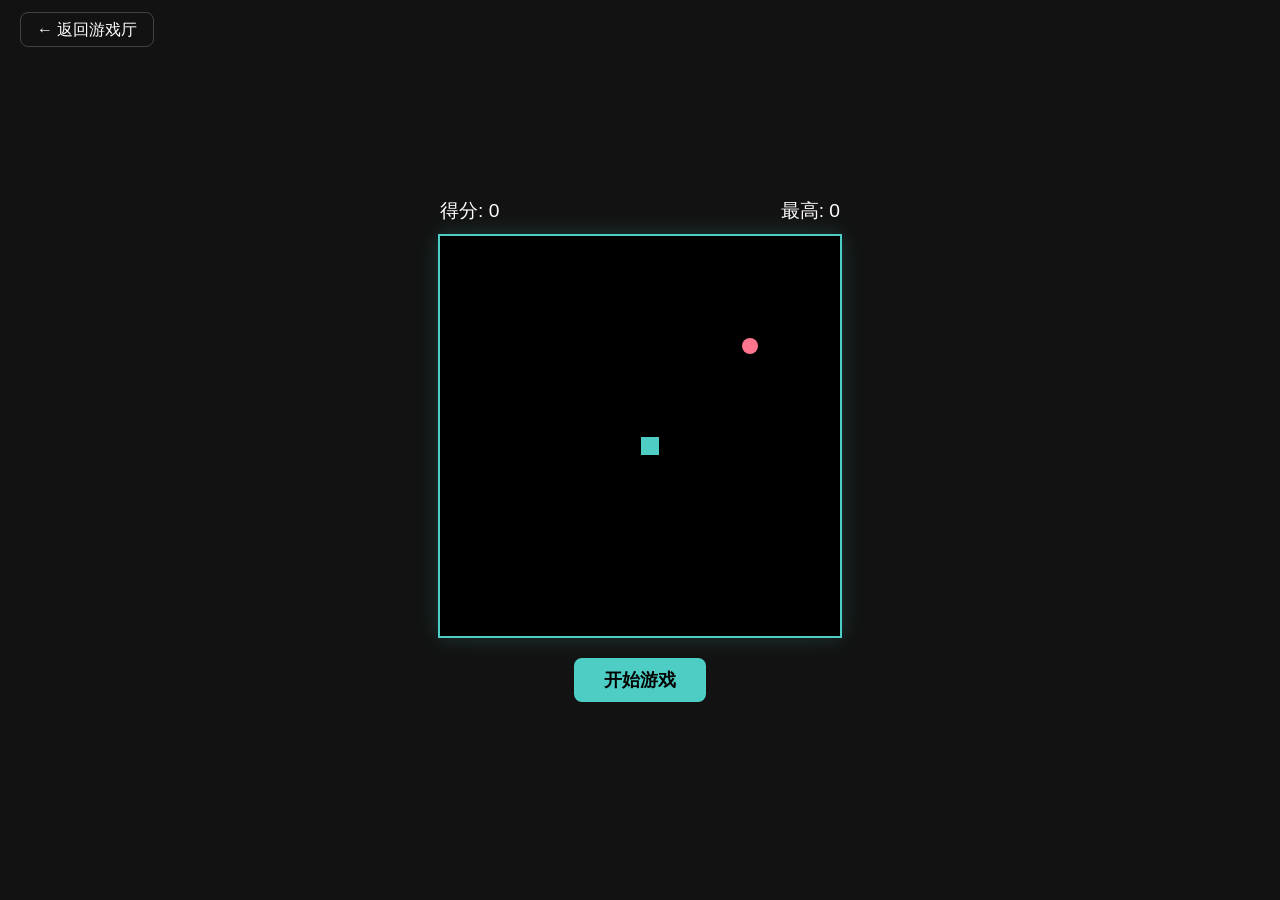
<file: game-snake.html>
<!DOCTYPE html>
<html lang="zh-CN">
<head>
    <meta charset="UTF-8">
    <meta name="viewport" content="width=device-width, initial-scale=1.0">
    <title>贪吃蛇 - 哈基米游戏厅</title>
    <style>
        :root { --bg-dark: #121212; --accent: #4ecdc4; }
        body { margin: 0; display: flex; flex-direction: column; align-items: center; justify-content: center; height: 100vh; background: var(--bg-dark); color: #fff; font-family: sans-serif; }
        .nav { position: absolute; top: 20px; left: 20px; }
        .nav a { color: #fff; text-decoration: none; padding: 8px 16px; border: 1px solid rgba(255,255,255,0.2); border-radius: 8px; }
        .nav a:hover { background: rgba(255,255,255,0.1); }
        
        canvas { border: 2px solid var(--accent); background: #000; box-shadow: 0 0 20px rgba(78, 205, 196, 0.2); }
        .score-board { display: flex; justify-content: space-between; width: 400px; margin-bottom: 10px; font-size: 1.2rem; }
        .btn { margin-top: 20px; padding: 10px 30px; font-size: 1.1rem; background: var(--accent); color: #000; border: none; border-radius: 8px; cursor: pointer; font-weight: bold; }
        .btn:hover { opacity: 0.8; }
        .controls { display: none; margin-top: 20px; gap: 10px; }
        .ctrl-btn { width: 60px; height: 60px; font-size: 24px; border-radius: 50%; background: rgba(255,255,255,0.1); border: 1px solid rgba(255,255,255,0.3); color: white; }
        @media (max-width: 768px) {
            canvas { width: 300px; height: 300px; }
            .score-board { width: 300px; }
            .controls { display: flex; flex-direction: column; align-items: center; }
        }
    </style>
</head>
<body>
    <div class="nav"><a href="games.html">← 返回游戏厅</a></div>
    
    <div class="score-board">
        <span>得分: <span id="score">0</span></span>
        <span>最高: <span id="highScore">0</span></span>
    </div>
    
    <canvas id="gameCanvas" width="400" height="400"></canvas>
    
    <button class="btn" id="startBtn" onclick="startGame()">开始游戏</button>

    <!-- 移动端虚拟按键 -->
    <div class="controls">
        <button class="ctrl-btn" onclick="setDir(0, -1)">上</button>
        <div style="display:flex; gap:60px;">
            <button class="ctrl-btn" onclick="setDir(-1, 0)">左</button>
            <button class="ctrl-btn" onclick="setDir(1, 0)">右</button>
        </div>
        <button class="ctrl-btn" onclick="setDir(0, 1)">下</button>
    </div>

    <script>
        const canvas = document.getElementById('gameCanvas');
        const ctx = canvas.getContext('2d');
        const gridSize = 20;
        let snake = [];
        let food = {};
        let dx = 0, dy = 0;
        let score = 0;
        let highScore = localStorage.getItem('snake_highscore') || 0;
        let gameLoop;
        let isPlaying = false;

        document.getElementById('highScore').textContent = highScore;

        function init() {
            snake = [{x: 200, y: 200}];
            dx = gridSize; dy = 0;
            score = 0;
            updateScore();
            spawnFood();
        }

        function spawnFood() {
            food.x = Math.floor(Math.random() * (canvas.width / gridSize)) * gridSize;
            food.y = Math.floor(Math.random() * (canvas.height / gridSize)) * gridSize;
            // 确保食物不在蛇身上
            if (snake.some(s => s.x === food.x && s.y === food.y)) spawnFood();
        }

        function update() {
            if (!isPlaying) return;
            
            const head = {x: snake[0].x + dx, y: snake[0].y + dy};
            
            // 撞墙或撞自己
            if (head.x < 0 || head.x >= canvas.width || head.y < 0 || head.y >= canvas.height || 
                snake.some(s => s.x === head.x && s.y === head.y)) {
                return gameOver();
            }
            
            snake.unshift(head);
            
            // 吃食物
            if (head.x === food.x && head.y === food.y) {
                score += 10;
                updateScore();
                spawnFood();
            } else {
                snake.pop();
            }
            
            draw();
        }

        function draw() {
            ctx.fillStyle = '#000';
            ctx.fillRect(0, 0, canvas.width, canvas.height);
            
            // 画食物
            ctx.fillStyle = '#ff758f';
            ctx.beginPath();
            ctx.arc(food.x + gridSize/2, food.y + gridSize/2, gridSize/2 - 2, 0, Math.PI*2);
            ctx.fill();
            
            // 画蛇
            snake.forEach((s, i) => {
                ctx.fillStyle = i === 0 ? '#4ecdc4' : '#3bc9db';
                ctx.fillRect(s.x + 1, s.y + 1, gridSize - 2, gridSize - 2);
            });
        }

        function startGame() {
            if (isPlaying) return;
            document.getElementById('startBtn').style.display = 'none';
            init();
            isPlaying = true;
            if (gameLoop) clearInterval(gameLoop);
            gameLoop = setInterval(update, 120);
        }

        function gameOver() {
            isPlaying = false;
            clearInterval(gameLoop);
            document.getElementById('startBtn').textContent = '重新开始';
            document.getElementById('startBtn').style.display = 'block';
            if (score > highScore) {
                highScore = score;
                localStorage.setItem('snake_highscore', highScore);
                document.getElementById('highScore').textContent = highScore;
            }
            ctx.fillStyle = 'rgba(0,0,0,0.7)';
            ctx.fillRect(0,0,canvas.width,canvas.height);
            ctx.fillStyle = '#fff';
            ctx.font = '30px Arial';
            ctx.textAlign = 'center';
            ctx.fillText('游戏结束', canvas.width/2, canvas.height/2);
        }

        function updateScore() {
            document.getElementById('score').textContent = score;
        }

        function setDir(newDx, newDy) {
            if ((dx !== 0 && newDx !== 0) || (dy !== 0 && newDy !== 0)) return; // 不能直接掉头
            dx = newDx * gridSize;
            dy = newDy * gridSize;
        }

        window.addEventListener('keydown', e => {
            if (!isPlaying) return;
            switch(e.key) {
                case 'ArrowUp': case 'w': setDir(0, -1); break;
                case 'ArrowDown': case 's': setDir(0, 1); break;
                case 'ArrowLeft': case 'a': setDir(-1, 0); break;
                case 'ArrowRight': case 'd': setDir(1, 0); break;
            }
        });
        
        init();
        draw();
    </script>
</body>
</html>
</file>
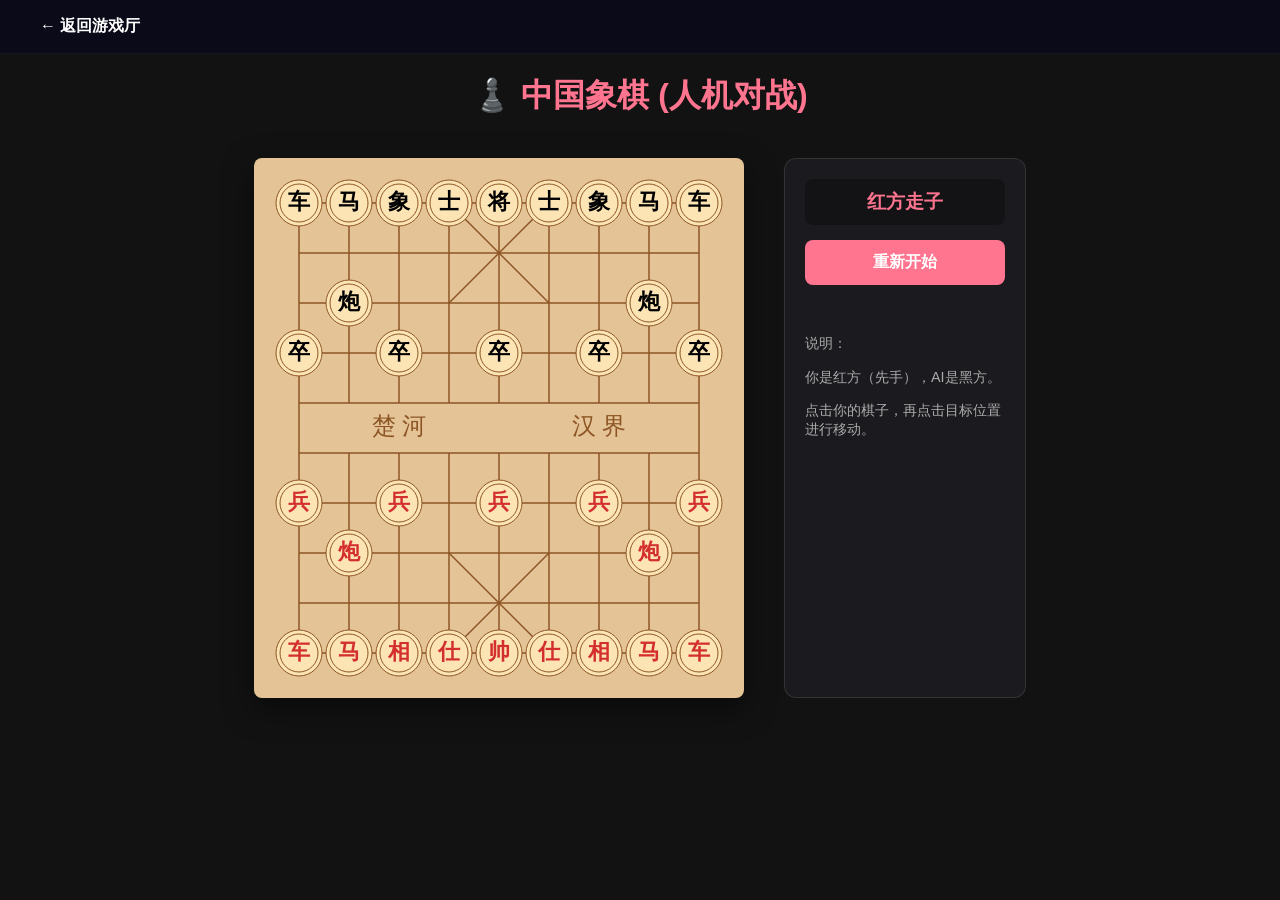
<file: game-xiangqi.html>
<!DOCTYPE html>
<html lang="zh-CN">
<head>
    <meta charset="UTF-8">
    <meta name="viewport" content="width=device-width, initial-scale=1.0">
    <title>中国象棋 (人机) - MySpace</title>
    <style>
        :root {
            --bg-dark: #121212;
            --bg-card: rgba(30, 30, 35, 0.8);
            --text-main: #f0f0f0;
            --accent: #ff758f;
        }
        body {
            margin: 0; padding: 0;
            font-family: -apple-system, BlinkMacSystemFont, "Segoe UI", sans-serif;
            background: var(--bg-dark);
            color: var(--text-main);
            min-height: 100vh;
            display: flex;
            flex-direction: column;
            align-items: center;
        }
        .navbar {
            width: 100%;
            padding: 16px 40px;
            background: rgba(10, 10, 26, 0.85);
            backdrop-filter: blur(12px);
            border-bottom: 1px solid rgba(255, 255, 255, 0.05);
            box-sizing: border-box;
        }
        .navbar a { color: #fff; text-decoration: none; font-weight: bold; }
        
        h1 { margin: 20px 0; color: var(--accent); }
        
        .game-container {
            display: flex;
            gap: 40px;
            margin-top: 20px;
        }
        
        .board-container {
            position: relative;
            background: #e4c497;
            padding: 20px;
            border-radius: 8px;
            box-shadow: 0 10px 30px rgba(0,0,0,0.5);
        }
        
        canvas {
            display: block;
            background: #e4c497;
            cursor: pointer;
        }

        .controls {
            background: var(--bg-card);
            padding: 20px;
            border-radius: 12px;
            border: 1px solid rgba(255,255,255,0.1);
            width: 200px;
            display: flex;
            flex-direction: column;
            gap: 15px;
        }

        .status {
            font-size: 1.2rem;
            font-weight: bold;
            color: var(--accent);
            text-align: center;
            padding: 10px;
            background: rgba(0,0,0,0.3);
            border-radius: 8px;
        }

        button {
            background: var(--accent);
            color: #fff;
            border: none;
            padding: 12px;
            border-radius: 8px;
            cursor: pointer;
            font-size: 1rem;
            font-weight: bold;
            transition: all 0.3s;
        }
        button:hover { background: #ff4d6d; transform: translateY(-2px); }
    </style>
</head>
<body>
    <nav class="navbar">
        <a href="games.html">← 返回游戏厅</a>
    </nav>

    <h1>♟️ 中国象棋 (人机对战)</h1>

    <div class="game-container">
        <div class="board-container">
            <canvas id="gameCanvas" width="450" height="500"></canvas>
        </div>
        <div class="controls">
            <div class="status" id="status">红方走子</div>
            <button onclick="initGame()">重新开始</button>
            <div style="font-size: 0.9rem; color: #aaa; margin-top: 20px;">
                <p>说明：</p>
                <p>你是红方（先手），AI是黑方。</p>
                <p>点击你的棋子，再点击目标位置进行移动。</p>
            </div>
        </div>
    </div>

    <script>
        const canvas = document.getElementById('gameCanvas');
        const ctx = canvas.getContext('2d');
        const statusEl = document.getElementById('status');
        
        const CELL = 50;
        const OFFSET_X = 25;
        const OFFSET_Y = 25;

        // 棋子类型
        const EMPTY = 0;
        const R_K = 1, R_A = 2, R_E = 3, R_H = 4, R_R = 5, R_C = 6, R_P = 7;
        const B_K = 8, B_A = 9, B_E = 10, B_H = 11, B_R = 12, B_C = 13, B_P = 14;

        const PIECE_TEXT = {
            [R_K]: '帅', [R_A]: '仕', [R_E]: '相', [R_H]: '马', [R_R]: '车', [R_C]: '炮', [R_P]: '兵',
            [B_K]: '将', [B_A]: '士', [B_E]: '象', [B_H]: '马', [B_R]: '车', [B_C]: '炮', [B_P]: '卒'
        };
        const PIECE_COLOR = {
            [R_K]: '#d32f2f', [R_A]: '#d32f2f', [R_E]: '#d32f2f', [R_H]: '#d32f2f', [R_R]: '#d32f2f', [R_C]: '#d32f2f', [R_P]: '#d32f2f',
            [B_K]: '#000', [B_A]: '#000', [B_E]: '#000', [B_H]: '#000', [B_R]: '#000', [B_C]: '#000', [B_P]: '#000'
        };

        let board = [];
        let selectedCell = null;
        let turn = 0; // 0: 红方(玩家), 1: 黑方(AI)
        let gameOver = false;
        let lastMove = null;

        const initialBoard = [
            [B_R, B_H, B_E, B_A, B_K, B_A, B_E, B_H, B_R],
            [EMPTY, EMPTY, EMPTY, EMPTY, EMPTY, EMPTY, EMPTY, EMPTY, EMPTY],
            [EMPTY, B_C, EMPTY, EMPTY, EMPTY, EMPTY, EMPTY, B_C, EMPTY],
            [B_P, EMPTY, B_P, EMPTY, B_P, EMPTY, B_P, EMPTY, B_P],
            [EMPTY, EMPTY, EMPTY, EMPTY, EMPTY, EMPTY, EMPTY, EMPTY, EMPTY],
            [EMPTY, EMPTY, EMPTY, EMPTY, EMPTY, EMPTY, EMPTY, EMPTY, EMPTY],
            [R_P, EMPTY, R_P, EMPTY, R_P, EMPTY, R_P, EMPTY, R_P],
            [EMPTY, R_C, EMPTY, EMPTY, EMPTY, EMPTY, EMPTY, R_C, EMPTY],
            [EMPTY, EMPTY, EMPTY, EMPTY, EMPTY, EMPTY, EMPTY, EMPTY, EMPTY],
            [R_R, R_H, R_E, R_A, R_K, R_A, R_E, R_H, R_R]
        ];

        function initGame() {
            board = initialBoard.map(row => [...row]);
            selectedCell = null;
            turn = 0;
            gameOver = false;
            lastMove = null;
            statusEl.textContent = "红方走子";
            statusEl.style.color = "var(--accent)";
            draw();
        }

        function draw() {
            ctx.clearRect(0, 0, canvas.width, canvas.height);
            
            // 画棋盘线
            ctx.strokeStyle = '#8d5524';
            ctx.lineWidth = 1.5;
            
            for (let i = 0; i < 10; i++) {
                ctx.beginPath();
                ctx.moveTo(OFFSET_X, OFFSET_Y + i * CELL);
                ctx.lineTo(OFFSET_X + 8 * CELL, OFFSET_Y + i * CELL);
                ctx.stroke();
            }
            for (let i = 0; i < 9; i++) {
                ctx.beginPath();
                ctx.moveTo(OFFSET_X + i * CELL, OFFSET_Y);
                ctx.lineTo(OFFSET_X + i * CELL, OFFSET_Y + 4 * CELL);
                ctx.stroke();
                
                ctx.beginPath();
                ctx.moveTo(OFFSET_X + i * CELL, OFFSET_Y + 5 * CELL);
                ctx.lineTo(OFFSET_X + i * CELL, OFFSET_Y + 9 * CELL);
                ctx.stroke();
            }
            // 外边框补齐
            ctx.beginPath();
            ctx.moveTo(OFFSET_X, OFFSET_Y + 4 * CELL);
            ctx.lineTo(OFFSET_X, OFFSET_Y + 5 * CELL);
            ctx.moveTo(OFFSET_X + 8 * CELL, OFFSET_Y + 4 * CELL);
            ctx.lineTo(OFFSET_X + 8 * CELL, OFFSET_Y + 5 * CELL);
            ctx.stroke();

            // 画九宫格斜线
            ctx.beginPath();
            ctx.moveTo(OFFSET_X + 3 * CELL, OFFSET_Y);
            ctx.lineTo(OFFSET_X + 5 * CELL, OFFSET_Y + 2 * CELL);
            ctx.moveTo(OFFSET_X + 5 * CELL, OFFSET_Y);
            ctx.lineTo(OFFSET_X + 3 * CELL, OFFSET_Y + 2 * CELL);
            ctx.moveTo(OFFSET_X + 3 * CELL, OFFSET_Y + 7 * CELL);
            ctx.lineTo(OFFSET_X + 5 * CELL, OFFSET_Y + 9 * CELL);
            ctx.moveTo(OFFSET_X + 5 * CELL, OFFSET_Y + 7 * CELL);
            ctx.lineTo(OFFSET_X + 3 * CELL, OFFSET_Y + 9 * CELL);
            ctx.stroke();

            // 画楚河汉界文字
            ctx.fillStyle = '#8d5524';
            ctx.font = '24px "Kaiti", "STKaiti", serif';
            ctx.textAlign = 'center';
            ctx.textBaseline = 'middle';
            ctx.fillText('楚 河', OFFSET_X + 2 * CELL, OFFSET_Y + 4.5 * CELL);
            ctx.fillText('汉 界', OFFSET_X + 6 * CELL, OFFSET_Y + 4.5 * CELL);

            // 画炮和兵的标记（简化，省略）

            // 标记最后一步
            if (lastMove) {
                ctx.fillStyle = 'rgba(0, 255, 0, 0.3)';
                ctx.fillRect(OFFSET_X + lastMove.fc * CELL - CELL/2, OFFSET_Y + lastMove.fr * CELL - CELL/2, CELL, CELL);
                ctx.fillRect(OFFSET_X + lastMove.tc * CELL - CELL/2, OFFSET_Y + lastMove.tr * CELL - CELL/2, CELL, CELL);
            }

            // 标记选中
            if (selectedCell) {
                ctx.fillStyle = 'rgba(255, 255, 0, 0.5)';
                ctx.fillRect(OFFSET_X + selectedCell.c * CELL - CELL/2, OFFSET_Y + selectedCell.r * CELL - CELL/2, CELL, CELL);
            }

            // 画棋子
            for (let r = 0; r < 10; r++) {
                for (let c = 0; c < 9; c++) {
                    const p = board[r][c];
                    if (p !== EMPTY) {
                        const x = OFFSET_X + c * CELL;
                        const y = OFFSET_Y + r * CELL;
                        
                        // 棋子底色
                        ctx.beginPath();
                        ctx.arc(x, y, CELL/2 - 2, 0, Math.PI * 2);
                        ctx.fillStyle = '#fce4b5';
                        ctx.fill();
                        ctx.strokeStyle = '#8d5524';
                        ctx.lineWidth = 1;
                        ctx.stroke();

                        // 内圈
                        ctx.beginPath();
                        ctx.arc(x, y, CELL/2 - 6, 0, Math.PI * 2);
                        ctx.stroke();

                        // 棋子文字
                        ctx.fillStyle = PIECE_COLOR[p];
                        ctx.font = 'bold 22px "Kaiti", "STKaiti", serif';
                        ctx.fillText(PIECE_TEXT[p], x, y);
                    }
                }
            }
        }

        // 辅助：判断是否红方
        function isRed(p) { return p >= R_K && p <= R_P; }
        function isBlack(p) { return p >= B_K && p <= B_P; }
        
        // 规则验证
        function isValidMove(b, fr, fc, tr, tc) {
            const p = b[fr][fc];
            const target = b[tr][tc];
            if (p === EMPTY) return false;
            if (isRed(p) && isRed(target)) return false;
            if (isBlack(p) && isBlack(target)) return false;

            const dr = tr - fr;
            const dc = tc - fc;
            const adr = Math.abs(dr);
            const adc = Math.abs(dc);

            switch(p) {
                case R_K:
                    if (tr > 2) return false;
                    if (tc < 3 || tc > 5) return false;
                    if (adr + adc !== 1) return false;
                    break;
                case B_K:
                    if (tr < 7) return false;
                    if (tc < 3 || tc > 5) return false;
                    if (adr + adc !== 1) return false;
                    break;
                case R_A:
                    if (tr > 2) return false;
                    if (tc < 3 || tc > 5) return false;
                    if (adr !== 1 || adc !== 1) return false;
                    break;
                case B_A:
                    if (tr < 7) return false;
                    if (tc < 3 || tc > 5) return false;
                    if (adr !== 1 || adc !== 1) return false;
                    break;
                case R_E:
                    if (tr < 5) return false; // 不能过河
                    if (adr !== 2 || adc !== 2) return false;
                    if (b[fr + dr/2][fc + dc/2] !== EMPTY) return false; // 塞象眼
                    break;
                case B_E:
                    if (tr > 4) return false;
                    if (adr !== 2 || adc !== 2) return false;
                    if (b[fr + dr/2][fc + dc/2] !== EMPTY) return false;
                    break;
                case R_H:
                case B_H:
                    if (adr === 2 && adc === 1) {
                        if (b[fr + dr/2][fc] !== EMPTY) return false; // 蹩马腿
                    } else if (adr === 1 && adc === 2) {
                        if (b[fr][fc + dc/2] !== EMPTY) return false;
                    } else {
                        return false;
                    }
                    break;
                case R_R:
                case B_R:
                    if (adr > 0 && adc > 0) return false;
                    if (adr > 0) {
                        const step = dr > 0 ? 1 : -1;
                        for (let r = fr + step; r !== tr; r += step) {
                            if (b[r][fc] !== EMPTY) return false;
                        }
                    } else {
                        const step = dc > 0 ? 1 : -1;
                        for (let c = fc + step; c !== tc; c += step) {
                            if (b[fr][c] !== EMPTY) return false;
                        }
                    }
                    break;
                case R_C:
                case B_C:
                    if (adr > 0 && adc > 0) return false;
                    let count = 0;
                    if (adr > 0) {
                        const step = dr > 0 ? 1 : -1;
                        for (let r = fr + step; r !== tr; r += step) {
                            if (b[r][fc] !== EMPTY) count++;
                        }
                    } else {
                        const step = dc > 0 ? 1 : -1;
                        for (let c = fc + step; c !== tc; c += step) {
                            if (b[fr][c] !== EMPTY) count++;
                        }
                    }
                    if (target === EMPTY) {
                        if (count !== 0) return false;
                    } else {
                        if (count !== 1) return false;
                    }
                    break;
                case R_P:
                    if (dr > 0) return false; // 只能向前
                    if (fr > 4) { // 未过河
                        if (dr !== -1 || dc !== 0) return false;
                    } else { // 已过河
                        if (adr + adc !== 1) return false;
                    }
                    break;
                case B_P:
                    if (dr < 0) return false;
                    if (fr < 5) {
                        if (dr !== 1 || dc !== 0) return false;
                    } else {
                        if (adr + adc !== 1) return false;
                    }
                    break;
            }
            return true;
        }

        // 检查老王是否对面
        function checkKingFacing(b) {
            let rk = null, bk = null;
            for (let r = 0; r < 10; r++) {
                for (let c = 3; c <= 5; c++) {
                    if (b[r][c] === R_K) rk = {r, c};
                    if (b[r][c] === B_K) bk = {r, c};
                }
            }
            if (rk && bk && rk.c === bk.c) {
                let hasBlock = false;
                for (let r = bk.r + 1; r < rk.r; r++) {
                    if (b[r][rk.c] !== EMPTY) {
                        hasBlock = true;
                        break;
                    }
                }
                if (!hasBlock) return true;
            }
            return false;
        }

        function makeMove(b, fr, fc, tr, tc) {
            const nb = b.map(row => [...row]);
            nb[tr][tc] = nb[fr][fc];
            nb[fr][fc] = EMPTY;
            return nb;
        }

        // 获取所有合法走法
        function getAllMoves(b, isRedTurn) {
            const moves = [];
            for (let fr = 0; fr < 10; fr++) {
                for (let fc = 0; fc < 9; fc++) {
                    const p = b[fr][fc];
                    if (p === EMPTY) continue;
                    if ((isRedTurn && isRed(p)) || (!isRedTurn && isBlack(p))) {
                        for (let tr = 0; tr < 10; tr++) {
                            for (let tc = 0; tc < 9; tc++) {
                                if (isValidMove(b, fr, fc, tr, tc)) {
                                    const nb = makeMove(b, fr, fc, tr, tc);
                                    if (!checkKingFacing(nb)) {
                                        // 检查是否被吃王 (这里简化处理)
                                        moves.push({fr, fc, tr, tc, target: b[tr][tc]});
                                    }
                                }
                            }
                        }
                    }
                }
            }
            return moves;
        }

        // AI 评估函数
        const PIECE_VALUE = {
            [R_K]: 10000, [R_A]: 120, [R_E]: 120, [R_H]: 400, [R_R]: 900, [R_C]: 450, [R_P]: 100,
            [B_K]: 10000, [B_A]: 120, [B_E]: 120, [B_H]: 400, [B_R]: 900, [B_C]: 450, [B_P]: 100
        };

        function evaluate(b) {
            let score = 0;
            for (let r = 0; r < 10; r++) {
                for (let c = 0; c < 9; c++) {
                    const p = b[r][c];
                    if (p !== EMPTY) {
                        let val = PIECE_VALUE[p];
                        // 兵过河加分
                        if (p === R_P && r < 5) val += 50;
                        if (p === B_P && r > 4) val += 50;
                        
                        if (isBlack(p)) score += val;
                        else score -= val;
                    }
                }
            }
            return score;
        }

        // 简单的 1 层搜索 (贪心) + 随机
        function makeAIMove() {
            if (gameOver) return;
            const moves = getAllMoves(board, false);
            if (moves.length === 0) {
                gameOver = true;
                statusEl.textContent = "红方胜利！";
                return;
            }

            // 评估每个 move
            let bestMoves = [];
            let bestScore = -Infinity;

            for (let move of moves) {
                const nb = makeMove(board, move.fr, move.fc, move.tr, move.tc);
                let score = evaluate(nb);
                
                // 简单防守：如果红方下回合能吃将，降低分数 (这需要再搜一层，为保证性能简化)
                if (score > bestScore) {
                    bestScore = score;
                    bestMoves = [move];
                } else if (score === bestScore) {
                    bestMoves.push(move);
                }
            }

            const chosen = bestMoves[Math.floor(Math.random() * bestMoves.length)];
            
            // 执行移动
            const target = board[chosen.tr][chosen.tc];
            if (target === R_K) {
                gameOver = true;
                statusEl.textContent = "黑方胜利！";
                statusEl.style.color = "#ff4444";
            } else {
                turn = 0;
                statusEl.textContent = "红方走子";
                statusEl.style.color = "var(--accent)";
            }
            board = makeMove(board, chosen.fr, chosen.fc, chosen.tr, chosen.tc);
            lastMove = chosen;
            draw();
        }

        canvas.addEventListener('mousedown', (e) => {
            if (turn !== 0 || gameOver) return;

            const rect = canvas.getBoundingClientRect();
            const x = e.clientX - rect.left;
            const y = e.clientY - rect.top;

            const c = Math.round((x - OFFSET_X) / CELL);
            const r = Math.round((y - OFFSET_Y) / CELL);

            if (c < 0 || c > 8 || r < 0 || r > 9) return;

            const p = board[r][c];

            if (selectedCell) {
                const fr = selectedCell.r;
                const fc = selectedCell.c;
                
                if (fr === r && fc === c) {
                    selectedCell = null; // 取消选择
                    draw();
                    return;
                }

                if (isRed(p)) {
                    // 改选自己的其他棋子
                    selectedCell = {r, c};
                    draw();
                    return;
                }

                if (isValidMove(board, fr, fc, r, c)) {
                    const nb = makeMove(board, fr, fc, r, c);
                    if (checkKingFacing(nb)) {
                        alert("老将不能照面！");
                        return;
                    }
                    
                    const target = board[r][c];
                    board = nb;
                    lastMove = {fr, fc, tr: r, tc: c};
                    selectedCell = null;
                    draw();

                    if (target === B_K) {
                        gameOver = true;
                        statusEl.textContent = "红方胜利！";
                        return;
                    }

                    turn = 1;
                    statusEl.textContent = "黑方思考中...";
                    statusEl.style.color = "#888";
                    setTimeout(makeAIMove, 500);
                }
            } else {
                if (isRed(p)) {
                    selectedCell = {r, c};
                    draw();
                }
            }
        });

        initGame();
    </script>
</body>
</html>
</file>
